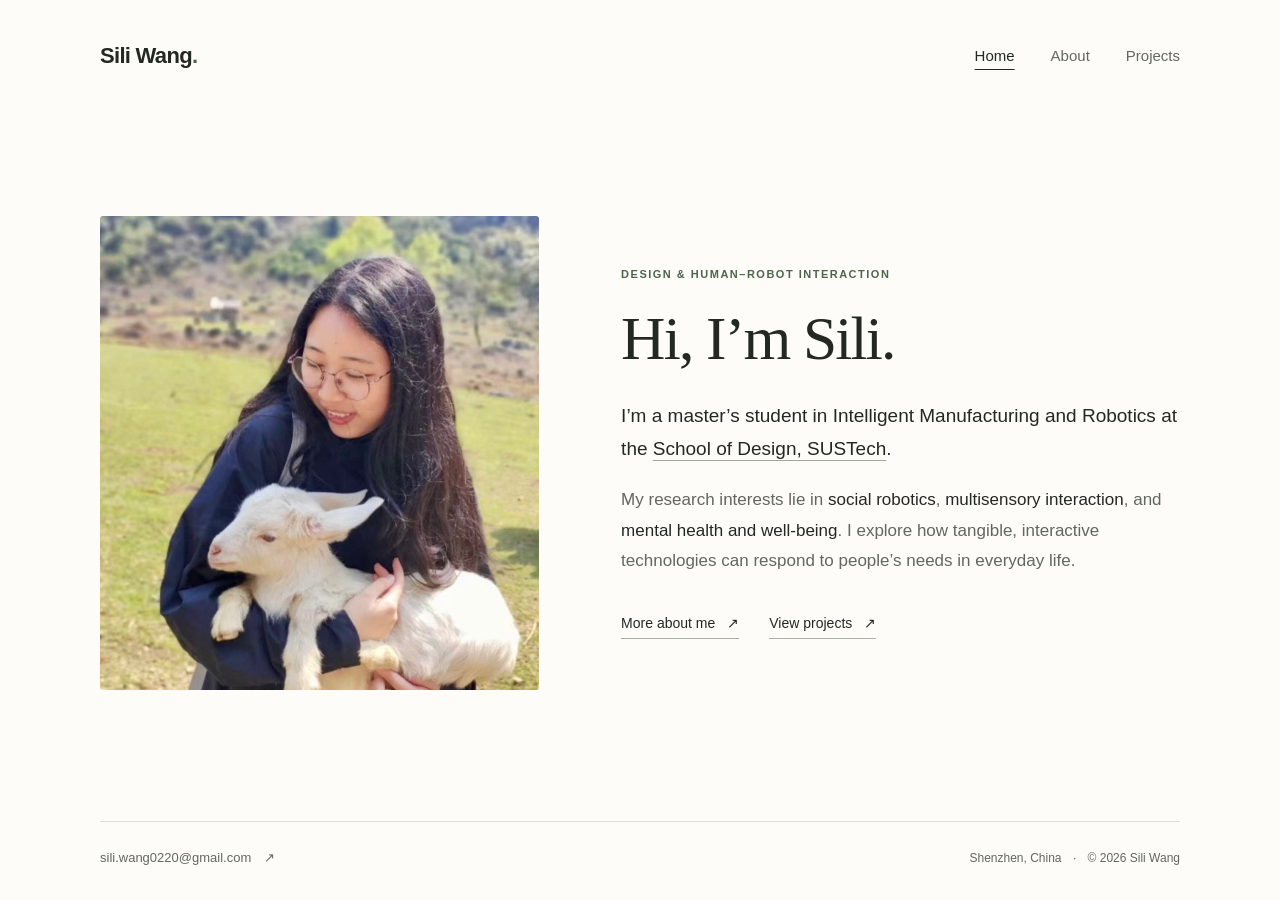
<file: index.html>
<!doctype html>
<html lang="en">
<head>
  <meta charset="utf-8">
  <meta name="viewport" content="width=device-width, initial-scale=1">
  <meta name="color-scheme" content="light">
  <meta name="description" content="Sili Wang is a master's student at SUSTech exploring social robotics, multisensory interaction, and mental health and well-being.">
  <title>Sili Wang</title>
  <link rel="icon" href="assets/favicon.svg" type="image/svg+xml">
  <link rel="stylesheet" href="styles.css">
</head>
<body class="home-page">
  <a class="skip-link" href="#main">Skip to content</a>
  <header class="site-header wrap">
    <a class="wordmark" href="index.html" aria-label="Sili Wang home">Sili Wang<span class="wordmark-dot" aria-hidden="true">.</span></a>
    <nav aria-label="Main navigation">
      <a href="index.html" aria-current="page">Home</a>
      <a href="about.html">About</a>
      <a href="projects.html">Projects</a>
    </nav>
  </header>

  <main id="main" class="wrap home-main">
    <div class="home-layout">
      <figure class="portrait">
        <img src="assets/sili-wang.jpg" alt="Sili Wang holding a young goat outdoors." width="1242" height="1292" fetchpriority="high">
      </figure>
      <div class="home-intro">
        <p class="eyebrow">Design &amp; human–robot interaction</p>
        <h1>Hi, I’m Sili.</h1>
        <p class="intro-lead">I’m a master’s student in Intelligent Manufacturing and Robotics at the <a class="inline-link" href="https://designschool.sustech.edu.cn/" target="_blank" rel="noopener noreferrer">School of Design, SUSTech</a>.</p>
        <p class="intro-body">My research interests lie in <strong>social robotics</strong>, <strong>multisensory interaction</strong>, and <strong>mental health and well-being</strong>. I explore how tangible, interactive technologies can respond to people’s needs in everyday life.</p>
        <div class="text-links">
          <a class="action-link" href="about.html">More about me <span aria-hidden="true">↗</span></a>
          <a class="action-link" href="projects.html">View projects <span aria-hidden="true">↗</span></a>
        </div>
      </div>
    </div>
  </main>

  <footer class="site-footer wrap">
    <a class="email-link" href="mailto:sili.wang0220@gmail.com">sili.wang0220@gmail.com <span aria-hidden="true">↗</span></a>
    <p>Shenzhen, China <span class="footer-separator" aria-hidden="true">·</span> © 2026 Sili Wang</p>
  </footer>
</body>
</html>
</file>
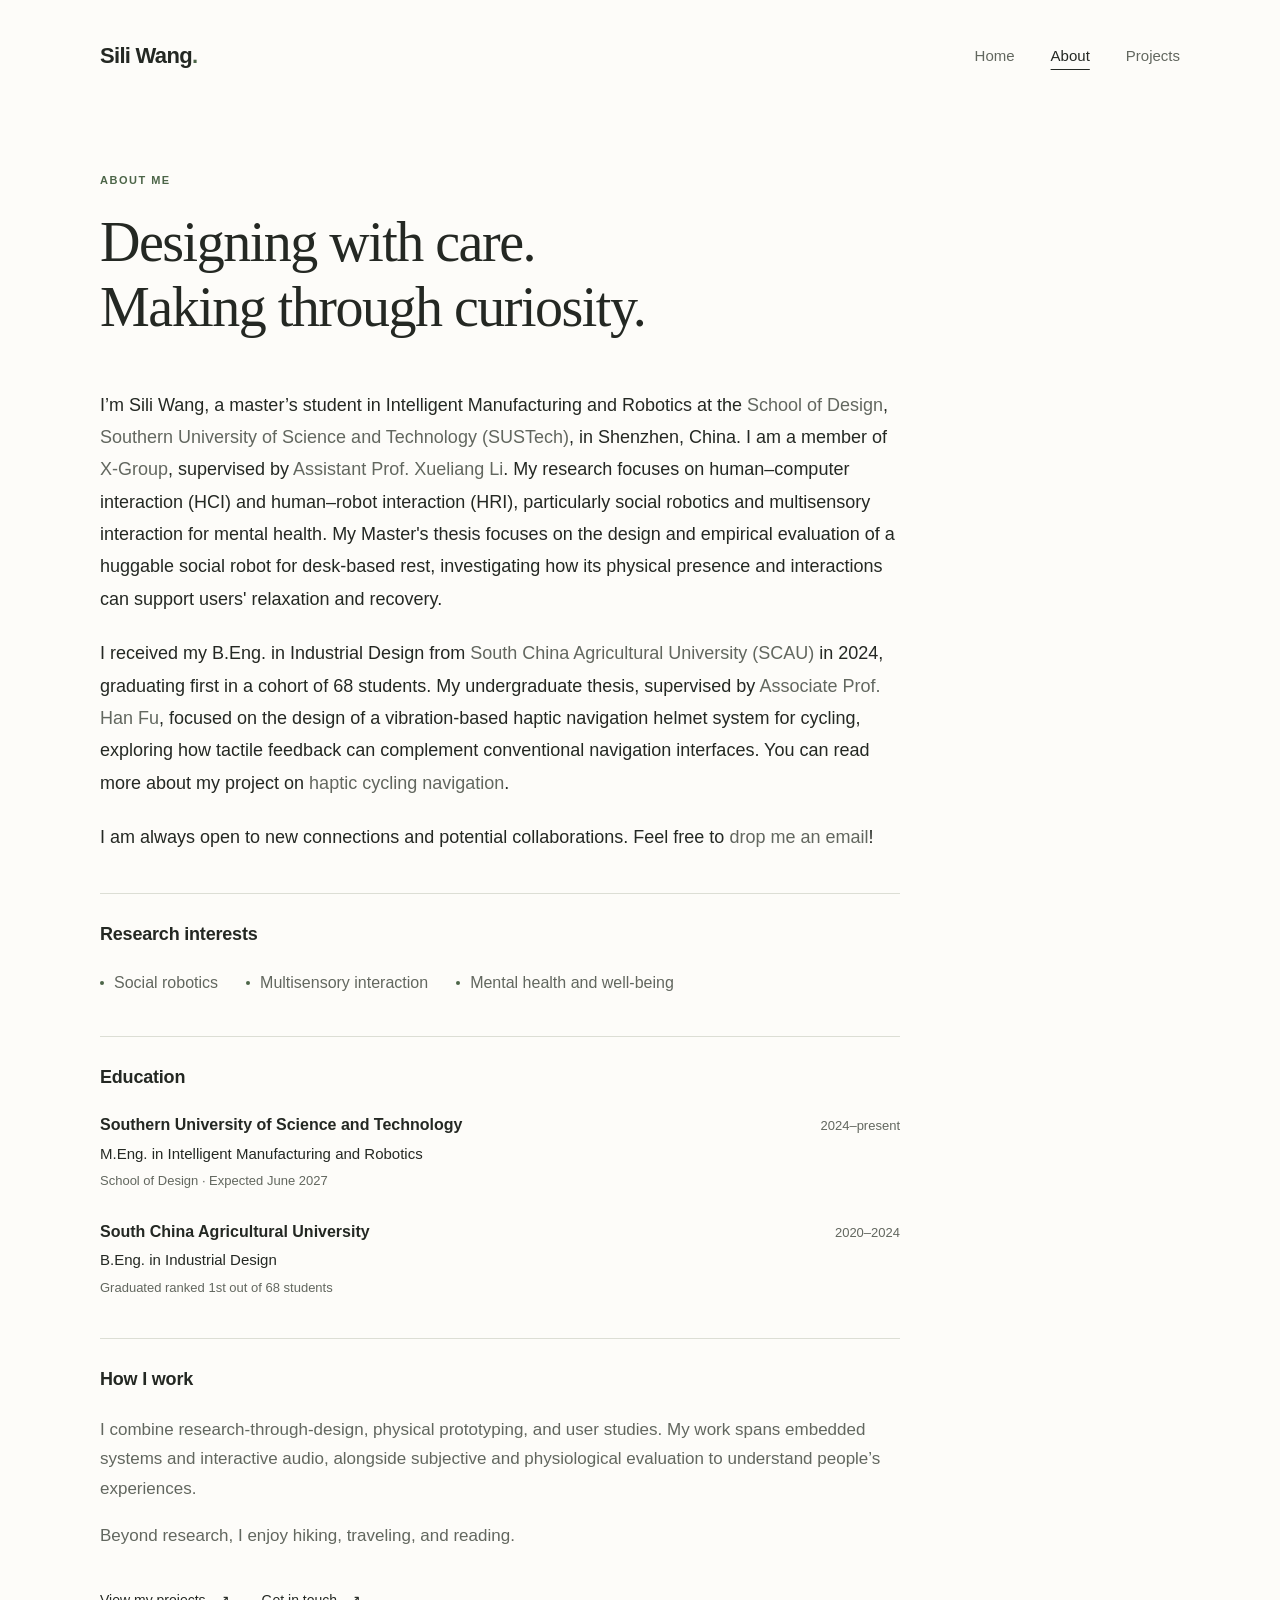
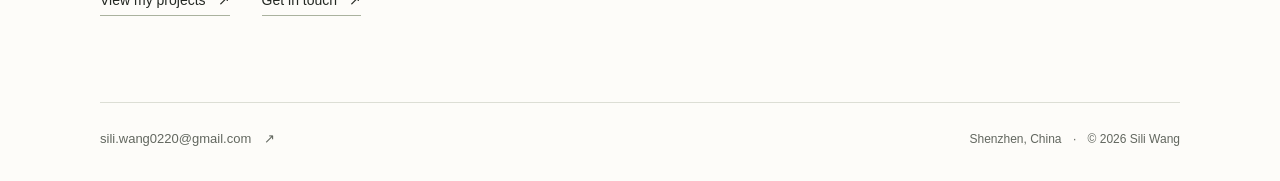
<file: about.html>
<!doctype html>
<html lang="en">
<head>
  <meta charset="utf-8">
  <meta name="viewport" content="width=device-width, initial-scale=1">
  <meta name="color-scheme" content="light">
  <meta name="description" content="About Sili Wang: research interests, education, and an approach combining human-centered design, engineering, and user research.">
  <title>About — Sili Wang</title>
  <link rel="icon" href="assets/favicon.svg" type="image/svg+xml">
  <link rel="stylesheet" href="styles.css?v=20261108-about-2">
  <style>
    /* Keep this introduction consistent even when the shared stylesheet is cached. */
    #main .about-introduction > p,
    #main .about-introduction > p:first-child {
      margin: 0 0 22px;
      font-family: var(--sans);
      font-size: 18px;
      font-weight: 400;
      line-height: 1.8;
      color: #242823;
    }
    #main .about-introduction a,
    #main .about-introduction a:visited,
    #main .about-introduction a:hover {
      color: #62675f;
      text-decoration: none;
    }
    @media (max-width: 720px) {
      #main .about-introduction > p,
      #main .about-introduction > p:first-child {
        font-size: 16px;
      }
    }
  </style>
</head>
<body>
  <a class="skip-link" href="#main">Skip to content</a>
  <header class="site-header wrap">
    <a class="wordmark" href="index.html" aria-label="Sili Wang home">Sili Wang<span class="wordmark-dot" aria-hidden="true">.</span></a>
    <nav aria-label="Main navigation">
      <a href="index.html">Home</a>
      <a href="about.html" aria-current="page">About</a>
      <a href="projects.html">Projects</a>
    </nav>
  </header>

  <main id="main" class="wrap about-main">
    <div class="about-heading">
      <p class="eyebrow">About me</p>
      <h1>Designing with care.<br>Making through curiosity.</h1>
    </div>

    <div class="about-body">
      <section class="about-introduction" aria-label="Introduction">
        <p>I’m Sili Wang, a master’s student in Intelligent Manufacturing and Robotics at the <a href="https://designschool.sustech.edu.cn/">School of Design</a>, <a href="https://www.sustech.edu.cn/en/">Southern University of Science and Technology (SUSTech)</a>, in Shenzhen, China. I am a member of <a href="https://www.hci-xgroup.com/">X-Group</a>, supervised by <a href="https://www.hci-xgroup.com/about-us">Assistant Prof. Xueliang Li</a>. My research focuses on human–computer interaction (HCI) and human–robot interaction (HRI), particularly social robotics and multisensory interaction for mental health. My Master's thesis focuses on the design and empirical evaluation of a huggable social robot for desk-based rest, investigating how its physical presence and interactions can support users' relaxation and recovery.</p>
        <p>I received my B.Eng. in Industrial Design from <a href="https://english.scau.edu.cn/">South China Agricultural University (SCAU)</a> in 2024, graduating first in a cohort of 68 students. My undergraduate thesis, supervised by <a href="https://gcxy.scau.edu.cn/_s52/2020/0312/c2101a221039/page.psp">Associate Prof. Han Fu</a>, focused on the design of a vibration-based haptic navigation helmet system for cycling, exploring how tactile feedback can complement conventional navigation interfaces. You can read more about my project on <a href="https://sili-wang1.github.io/cycling-navigation.html">haptic cycling navigation</a>.</p>
        <p>I am always open to new connections and potential collaborations. Feel free to <a href="mailto:sili.wang0220@gmail.com">drop me an email</a>!</p>
      </section>

      <section class="about-section" aria-labelledby="interests-heading">
        <h2 id="interests-heading">Research interests</h2>
        <ul class="interest-list">
          <li>Social robotics</li>
          <li>Multisensory interaction</li>
          <li>Mental health and well-being</li>
        </ul>
      </section>

      <section class="about-section" aria-labelledby="education-heading">
        <h2 id="education-heading">Education</h2>
        <div class="education-entry">
          <div class="entry-heading">
            <h3>Southern University of Science and Technology</h3>
            <p class="entry-date">2024–present</p>
          </div>
          <p>M.Eng. in Intelligent Manufacturing and Robotics</p>
          <p class="entry-note">School of Design · Expected June 2027</p>
        </div>
        <div class="education-entry">
          <div class="entry-heading">
            <h3>South China Agricultural University</h3>
            <p class="entry-date">2020–2024</p>
          </div>
          <p>B.Eng. in Industrial Design</p>
          <p class="entry-note">Graduated ranked 1st out of 68 students</p>
        </div>
      </section>

      <section class="about-section" aria-labelledby="approach-heading">
        <h2 id="approach-heading">How I work</h2>
        <p>I combine research-through-design, physical prototyping, and user studies. My work spans embedded systems and interactive audio, alongside subjective and physiological evaluation to understand people’s experiences.</p>
        <p class="personal-note">Beyond research, I enjoy hiking, traveling, and reading.</p>
      </section>

      <div class="about-end">
        <a class="action-link" href="projects.html">View my projects <span aria-hidden="true">↗</span></a>
        <a class="action-link" href="mailto:sili.wang0220@gmail.com">Get in touch <span aria-hidden="true">↗</span></a>
      </div>
    </div>
  </main>

  <footer class="site-footer wrap">
    <a class="email-link" href="mailto:sili.wang0220@gmail.com">sili.wang0220@gmail.com <span aria-hidden="true">↗</span></a>
    <p>Shenzhen, China <span class="footer-separator" aria-hidden="true">·</span> © 2026 Sili Wang</p>
  </footer>
</body>
</html>
</file>
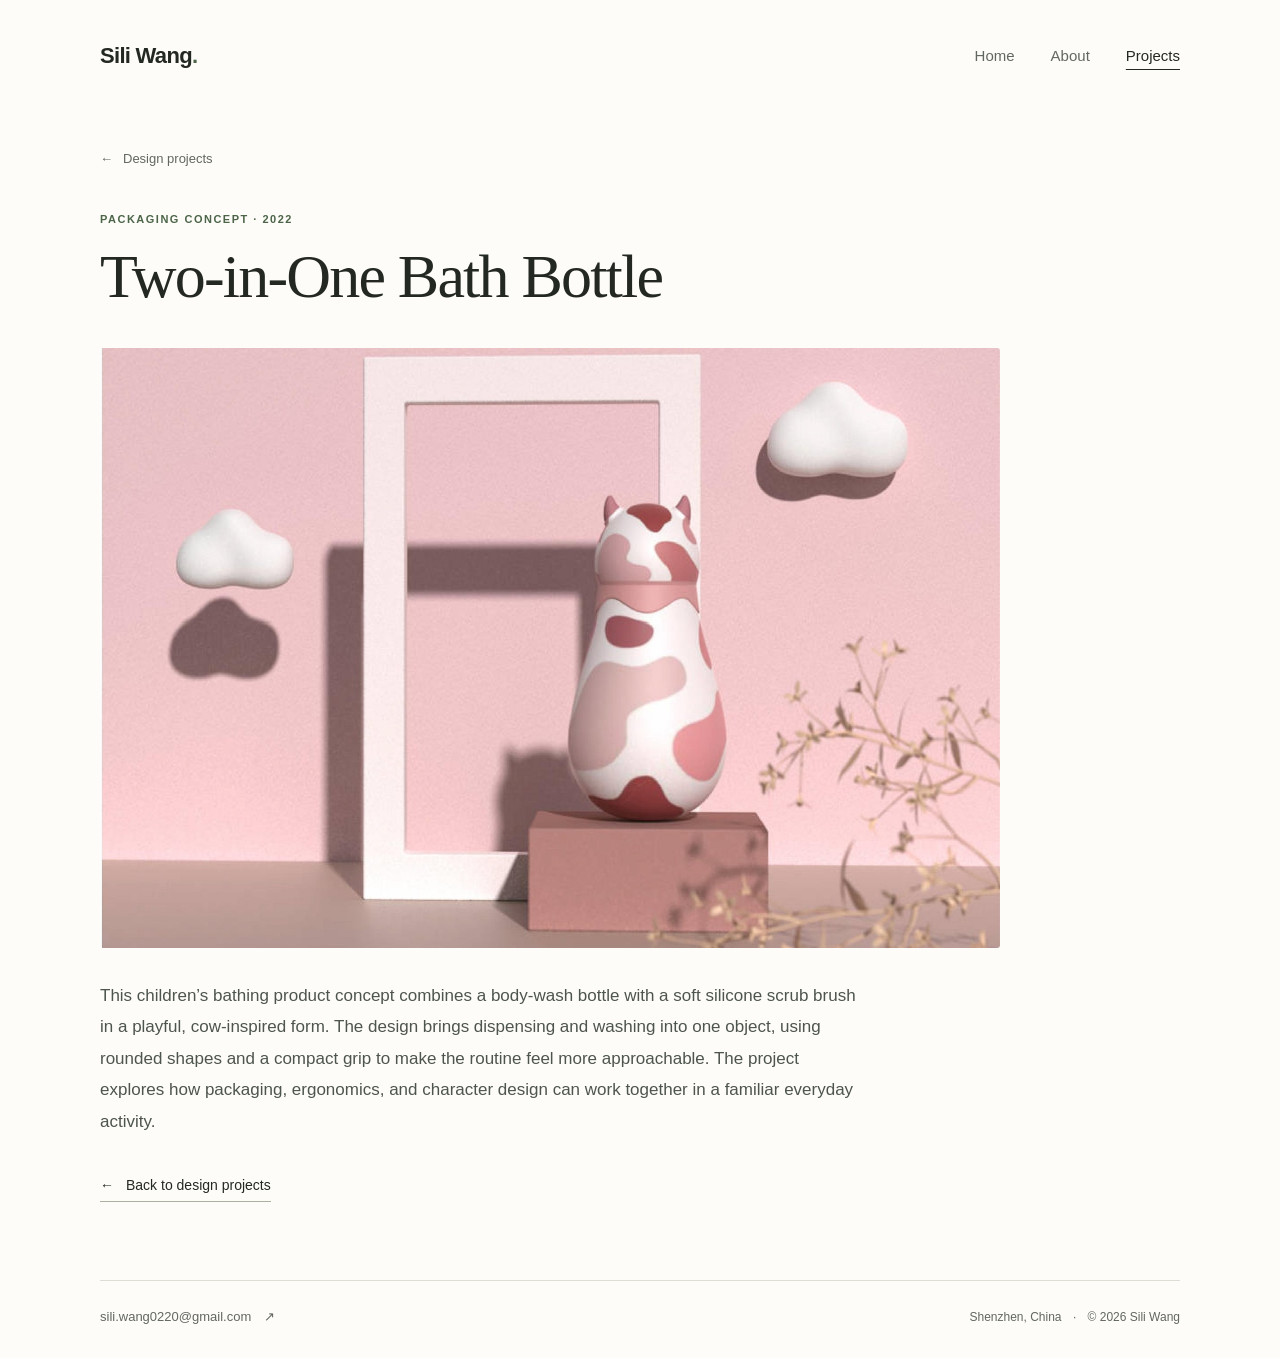
<file: bath-bottle.html>
<!doctype html>
<html lang="en">
<head>
  <meta charset="utf-8">
  <meta name="viewport" content="width=device-width, initial-scale=1">
  <meta name="color-scheme" content="light">
  <meta name="description" content="Body wash and a scrub brush in one playful form.">
  <title>Two-in-One Bath Bottle — Sili Wang</title>
  <link rel="icon" href="assets/favicon.svg" type="image/svg+xml">
  <link rel="stylesheet" href="styles.css?v=20261108-projects">
</head>
<body class="course-page">
  <a class="skip-link" href="#main">Skip to content</a>
  <header class="site-header wrap">
    <a class="wordmark" href="index.html" aria-label="Sili Wang home">Sili Wang<span class="wordmark-dot" aria-hidden="true">.</span></a>
    <nav aria-label="Main navigation">
      <a href="index.html">Home</a>
      <a href="about.html">About</a>
      <a href="projects.html" aria-current="page">Projects</a>
    </nav>
  </header>
  <main id="main" class="wrap project-main">
    <a class="back-link" href="design-projects.html"><span aria-hidden="true">←</span> Design projects</a>
    <div class="project-heading">
      <p class="eyebrow">Packaging concept · 2022</p>
      <h1>Two-in-One Bath Bottle</h1>
    </div>
    <figure class="project-hero">
      <img src="assets/bath-bottle.jpg" alt="Pink and white cow-inspired bath bottle displayed in a playful pink setting with cloud shapes." width="1600" height="1067" fetchpriority="high">
    </figure>
    <div class="project-description">
      <p>This children’s bathing product concept combines a body-wash bottle with a soft silicone scrub brush in a playful, cow-inspired form. The design brings dispensing and washing into one object, using rounded shapes and a compact grip to make the routine feel more approachable. The project explores how packaging, ergonomics, and character design can work together in a familiar everyday activity.</p>
    </div>
    <div class="project-end">
      <a class="action-link" href="design-projects.html"><span aria-hidden="true">←</span> Back to design projects</a>
    </div>
  </main>
  <footer class="site-footer wrap">
    <a class="email-link" href="mailto:sili.wang0220@gmail.com">sili.wang0220@gmail.com <span aria-hidden="true">↗</span></a>
    <p>Shenzhen, China <span class="footer-separator" aria-hidden="true">·</span> © 2026 Sili Wang</p>
  </footer>
</body>
</html>
</file>
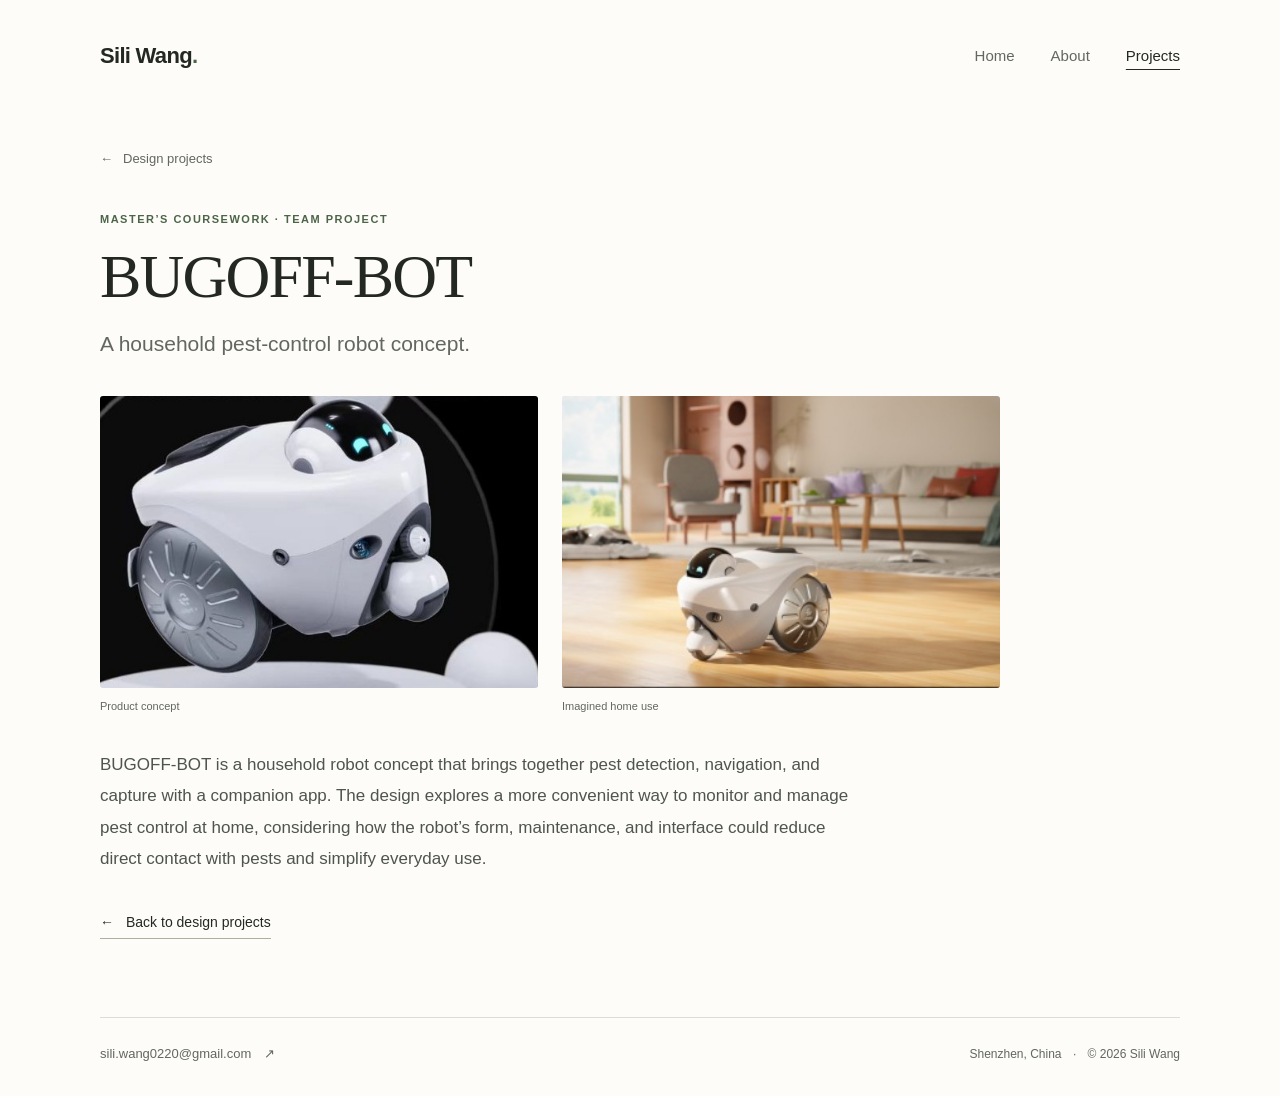
<file: bugoff-bot.html>
<!doctype html>
<html lang="en">
<head>
  <meta charset="utf-8">
  <meta name="viewport" content="width=device-width, initial-scale=1">
  <meta name="color-scheme" content="light">
  <meta name="description" content="BUGOFF-BOT is a household pest-control robot concept developed as a master's course project.">
  <title>BUGOFF-BOT — Sili Wang</title>
  <link rel="icon" href="assets/favicon.svg" type="image/svg+xml">
  <link rel="stylesheet" href="styles.css?v=20261108-projects">
</head>
<body class="course-page">
  <a class="skip-link" href="#main">Skip to content</a>
  <header class="site-header wrap">
    <a class="wordmark" href="index.html" aria-label="Sili Wang home">Sili Wang<span class="wordmark-dot" aria-hidden="true">.</span></a>
    <nav aria-label="Main navigation">
      <a href="index.html">Home</a>
      <a href="about.html">About</a>
      <a href="projects.html" aria-current="page">Projects</a>
    </nav>
  </header>

  <main id="main" class="wrap project-main">
    <a class="back-link" href="design-projects.html"><span aria-hidden="true">←</span> Design projects</a>
    <div class="project-heading">
      <p class="eyebrow">Master’s coursework · Team project</p>
      <h1>BUGOFF-BOT</h1>
      <p class="project-subtitle">A household pest-control robot concept.</p>
    </div>
    <div class="course-gallery">
      <figure class="project-hero">
        <img src="assets/bugoff-concept.jpg" alt="Product concept rendering of a compact white robot with wheels and a small expressive display." width="555" height="370" fetchpriority="high">
        <figcaption>Product concept</figcaption>
      </figure>
      <figure class="project-hero">
        <img src="assets/bugoff-scenario.jpg" alt="Concept rendering of BUGOFF-BOT in a living room." width="401" height="231">
        <figcaption>Imagined home use</figcaption>
      </figure>
    </div>
    <div class="project-description">
      <p>BUGOFF-BOT is a household robot concept that brings together pest detection, navigation, and capture with a companion app. The design explores a more convenient way to monitor and manage pest control at home, considering how the robot’s form, maintenance, and interface could reduce direct contact with pests and simplify everyday use.</p>
    </div>
    <div class="project-end">
      <a class="action-link" href="design-projects.html"><span aria-hidden="true">←</span> Back to design projects</a>
    </div>
  </main>

  <footer class="site-footer wrap">
    <a class="email-link" href="mailto:sili.wang0220@gmail.com">sili.wang0220@gmail.com <span aria-hidden="true">↗</span></a>
    <p>Shenzhen, China <span class="footer-separator" aria-hidden="true">·</span> © 2026 Sili Wang</p>
  </footer>
</body>
</html>
</file>
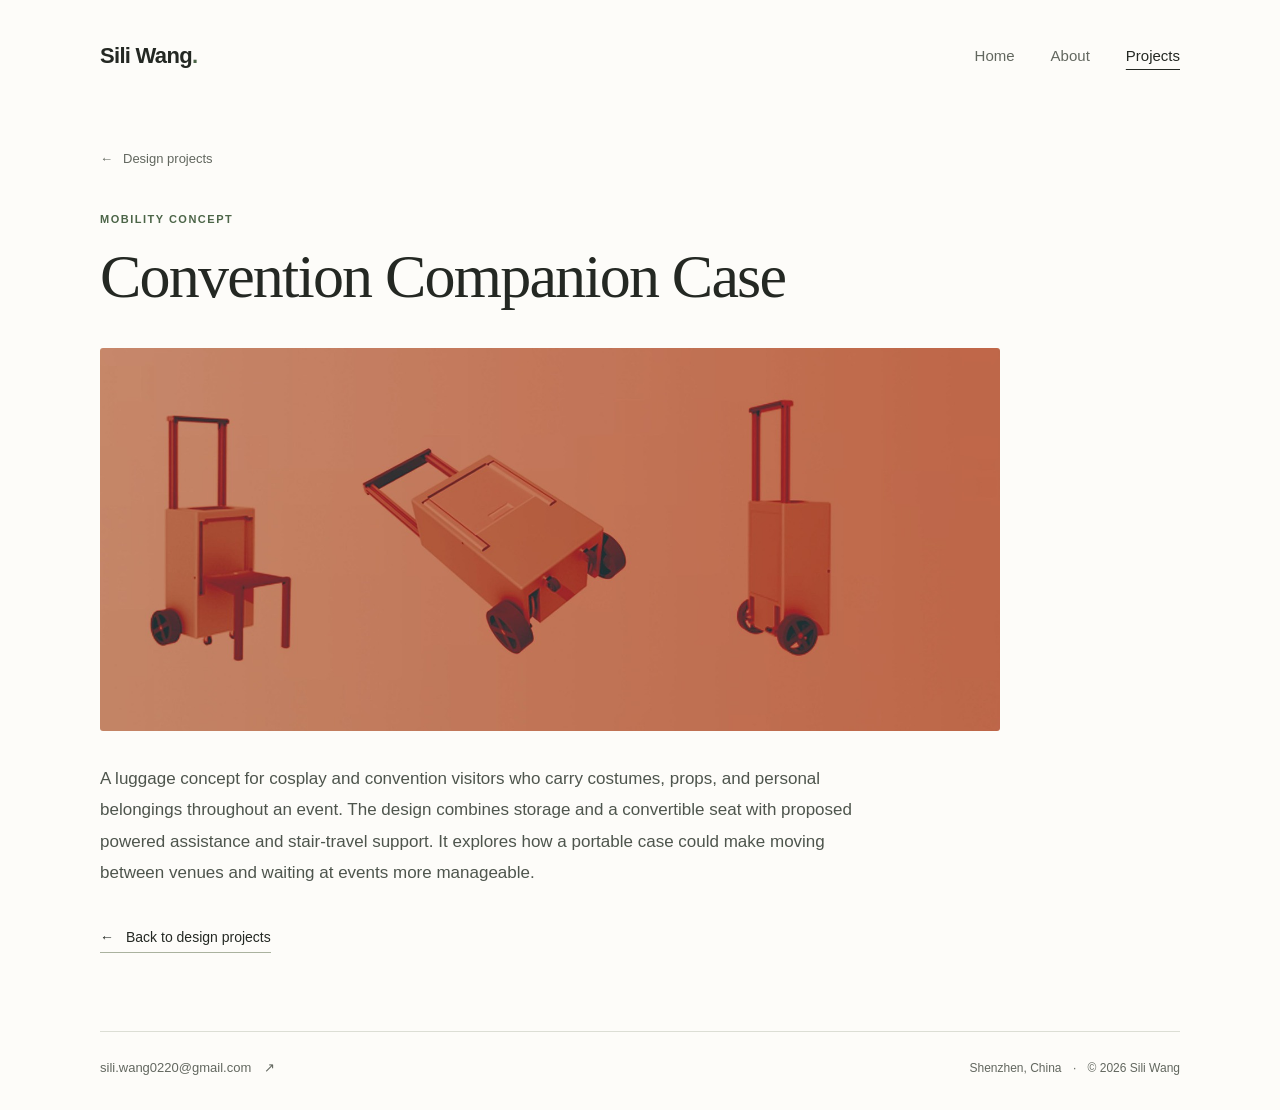
<file: convention-case.html>
<!doctype html>
<html lang="en">
<head>
  <meta charset="utf-8">
  <meta name="viewport" content="width=device-width, initial-scale=1">
  <meta name="color-scheme" content="light">
  <meta name="description" content="A luggage concept for cosplay and convention visits.">
  <title>Convention Companion Case — Sili Wang</title>
  <link rel="icon" href="assets/favicon.svg" type="image/svg+xml">
  <link rel="stylesheet" href="styles.css?v=20261108-projects">
</head>
<body class="course-page">
  <a class="skip-link" href="#main">Skip to content</a>
  <header class="site-header wrap">
    <a class="wordmark" href="index.html" aria-label="Sili Wang home">Sili Wang<span class="wordmark-dot" aria-hidden="true">.</span></a>
    <nav aria-label="Main navigation">
      <a href="index.html">Home</a>
      <a href="about.html">About</a>
      <a href="projects.html" aria-current="page">Projects</a>
    </nav>
  </header>
  <main id="main" class="wrap project-main">
    <a class="back-link" href="design-projects.html"><span aria-hidden="true">←</span> Design projects</a>
    <div class="project-heading">
      <p class="eyebrow">Mobility concept</p>
      <h1>Convention Companion Case</h1>
    </div>
    <figure class="project-hero">
      <img src="assets/convention-case.jpg" alt="Three orange luggage renderings showing seated, tilted, and upright configurations of a convention companion case." width="1600" height="681" fetchpriority="high">
    </figure>
    <div class="project-description">
      <p>A luggage concept for cosplay and convention visitors who carry costumes, props, and personal belongings throughout an event. The design combines storage and a convertible seat with proposed powered assistance and stair-travel support. It explores how a portable case could make moving between venues and waiting at events more manageable.</p>
    </div>
    <div class="project-end">
      <a class="action-link" href="design-projects.html"><span aria-hidden="true">←</span> Back to design projects</a>
    </div>
  </main>
  <footer class="site-footer wrap">
    <a class="email-link" href="mailto:sili.wang0220@gmail.com">sili.wang0220@gmail.com <span aria-hidden="true">↗</span></a>
    <p>Shenzhen, China <span class="footer-separator" aria-hidden="true">·</span> © 2026 Sili Wang</p>
  </footer>
</body>
</html>
</file>
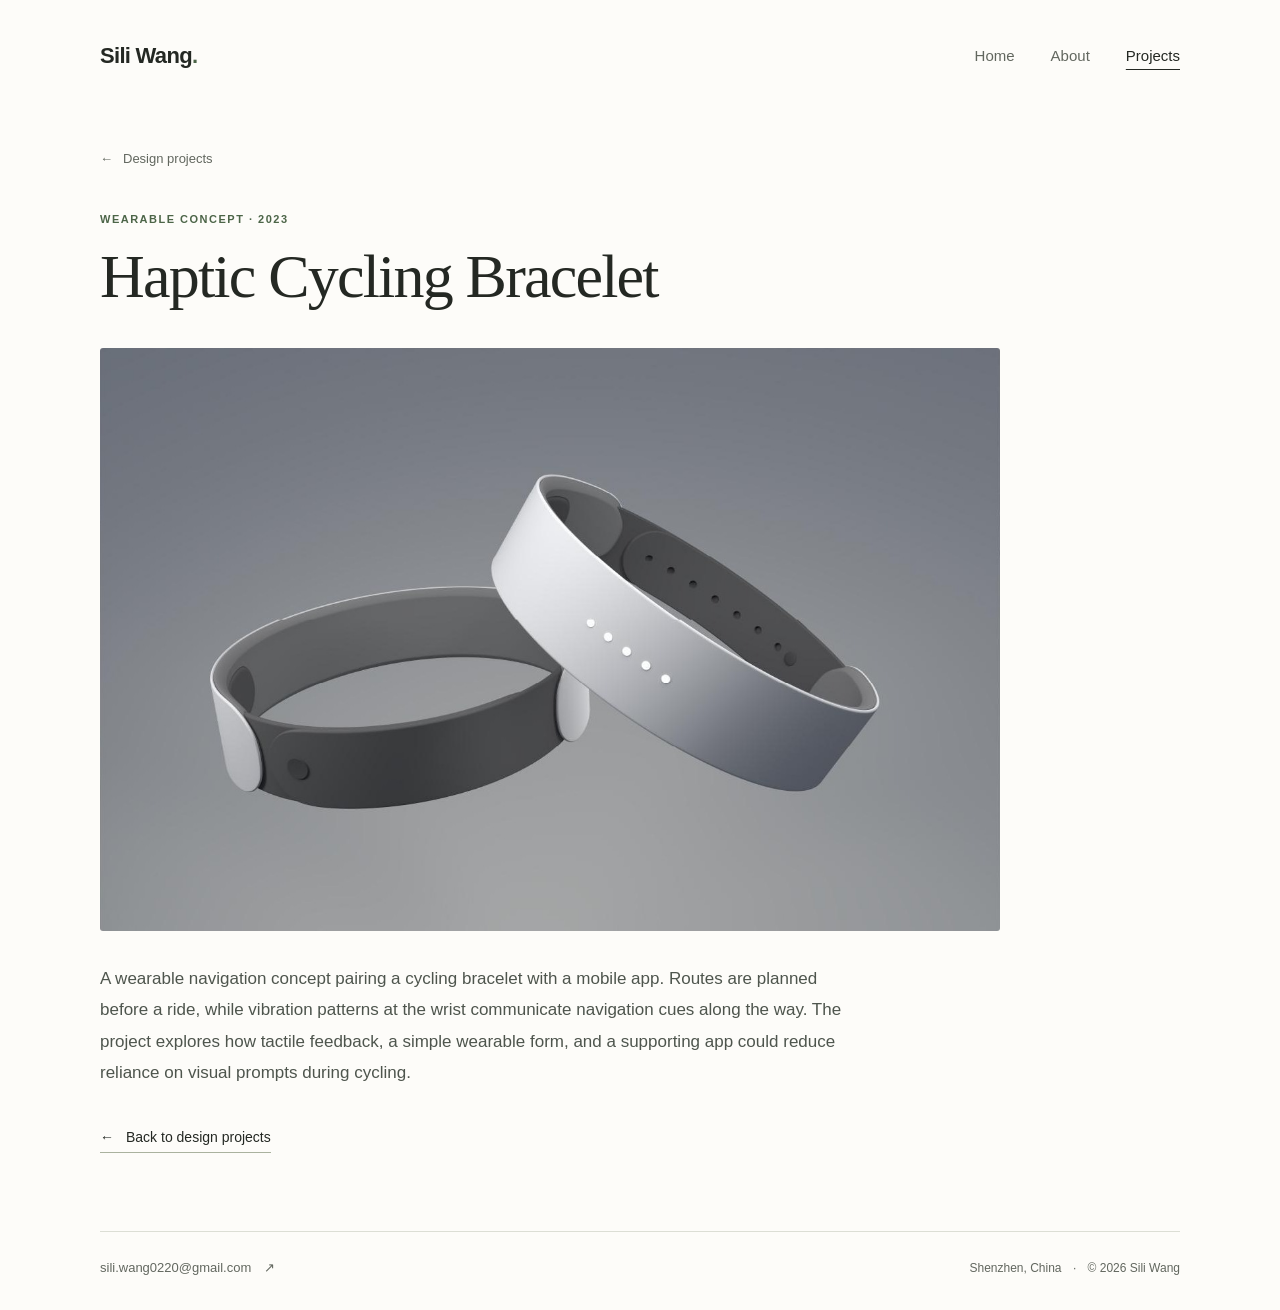
<file: cycling-bracelet.html>
<!doctype html>
<html lang="en">
<head>
  <meta charset="utf-8">
  <meta name="viewport" content="width=device-width, initial-scale=1">
  <meta name="color-scheme" content="light">
  <meta name="description" content="A wrist-worn approach to navigation through touch.">
  <title>Haptic Cycling Bracelet — Sili Wang</title>
  <link rel="icon" href="assets/favicon.svg" type="image/svg+xml">
  <link rel="stylesheet" href="styles.css?v=20261108-projects">
</head>
<body class="course-page">
  <a class="skip-link" href="#main">Skip to content</a>
  <header class="site-header wrap">
    <a class="wordmark" href="index.html" aria-label="Sili Wang home">Sili Wang<span class="wordmark-dot" aria-hidden="true">.</span></a>
    <nav aria-label="Main navigation">
      <a href="index.html">Home</a>
      <a href="about.html">About</a>
      <a href="projects.html" aria-current="page">Projects</a>
    </nav>
  </header>
  <main id="main" class="wrap project-main">
    <a class="back-link" href="design-projects.html"><span aria-hidden="true">←</span> Design projects</a>
    <div class="project-heading">
      <p class="eyebrow">Wearable concept · 2023</p>
      <h1>Haptic Cycling Bracelet</h1>
    </div>
    <figure class="project-hero">
      <img src="assets/cycling-bracelet.jpg" alt="Two renderings of a gray cycling bracelet with a flexible strap and a row of small indicator lights." width="1335" height="865" fetchpriority="high">
    </figure>
    <div class="project-description">
      <p>A wearable navigation concept pairing a cycling bracelet with a mobile app. Routes are planned before a ride, while vibration patterns at the wrist communicate navigation cues along the way. The project explores how tactile feedback, a simple wearable form, and a supporting app could reduce reliance on visual prompts during cycling.</p>
    </div>
    <div class="project-end">
      <a class="action-link" href="design-projects.html"><span aria-hidden="true">←</span> Back to design projects</a>
    </div>
  </main>
  <footer class="site-footer wrap">
    <a class="email-link" href="mailto:sili.wang0220@gmail.com">sili.wang0220@gmail.com <span aria-hidden="true">↗</span></a>
    <p>Shenzhen, China <span class="footer-separator" aria-hidden="true">·</span> © 2026 Sili Wang</p>
  </footer>
</body>
</html>
</file>
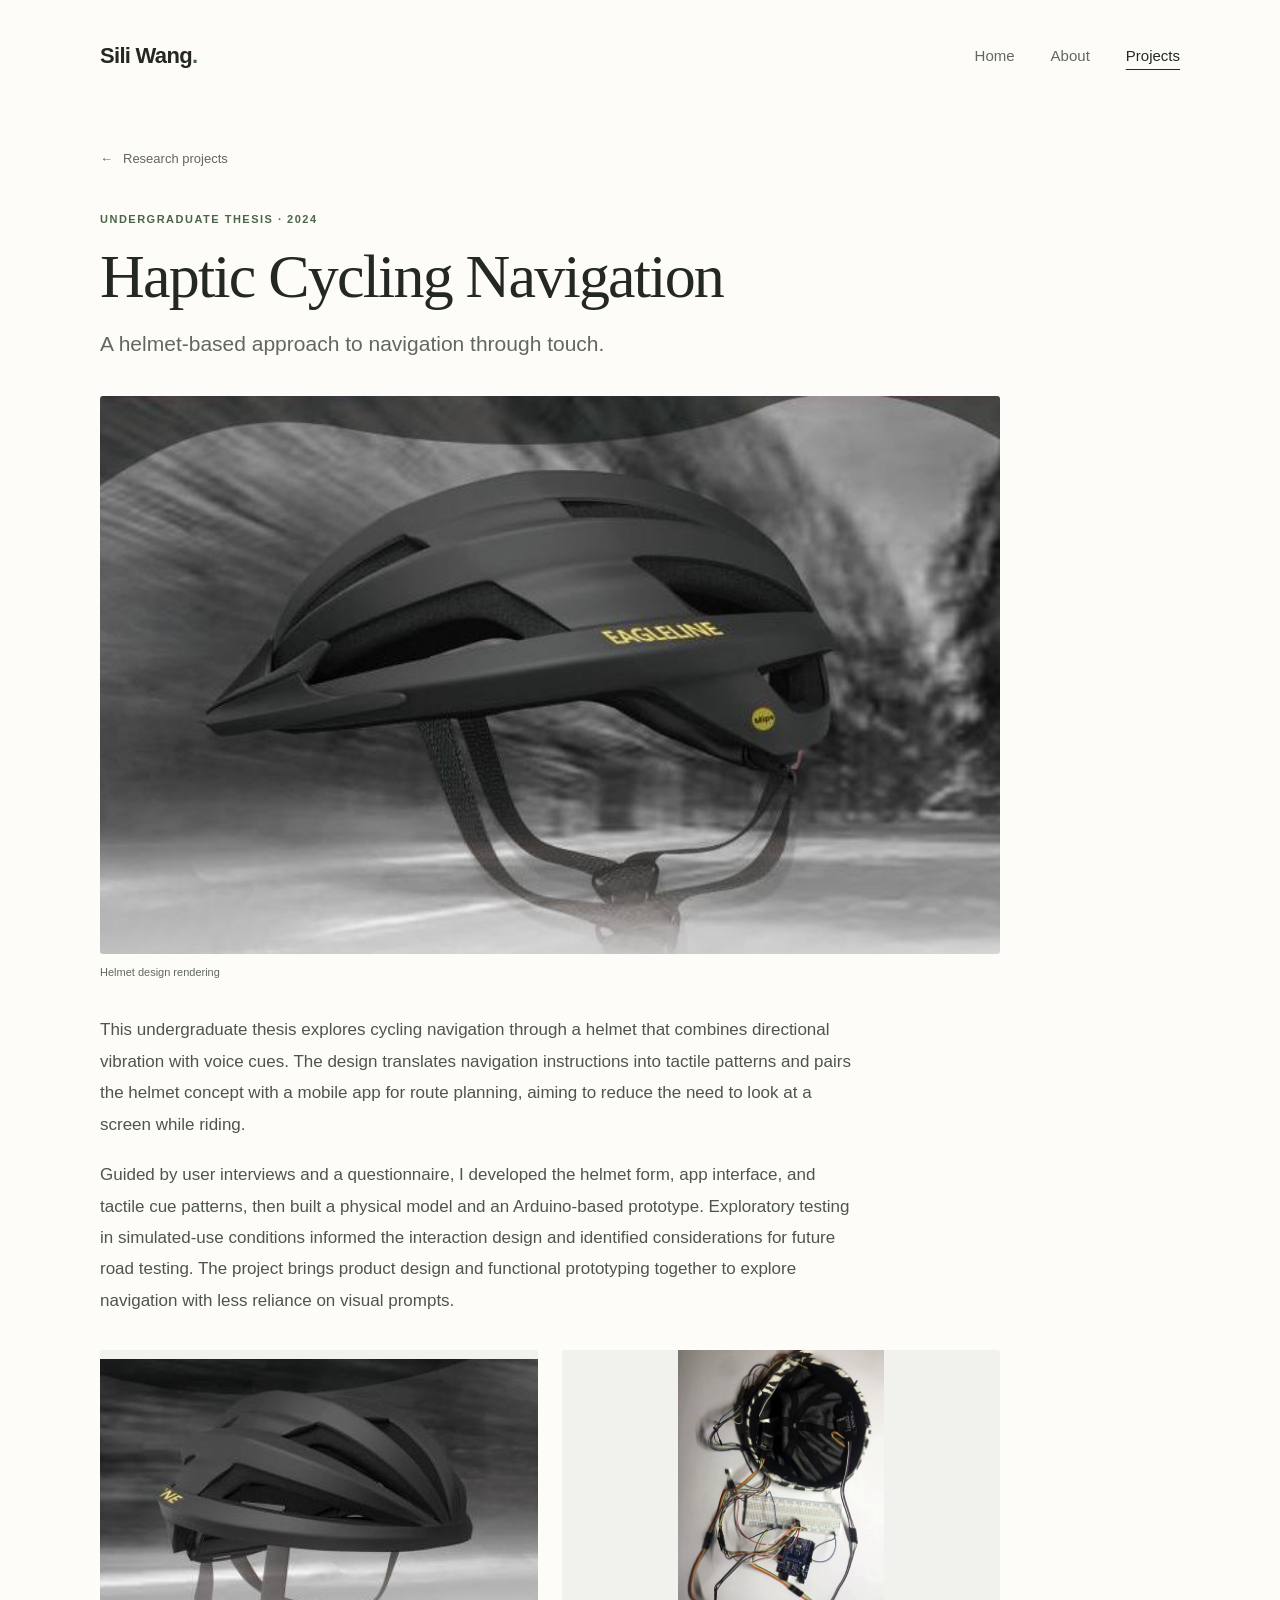
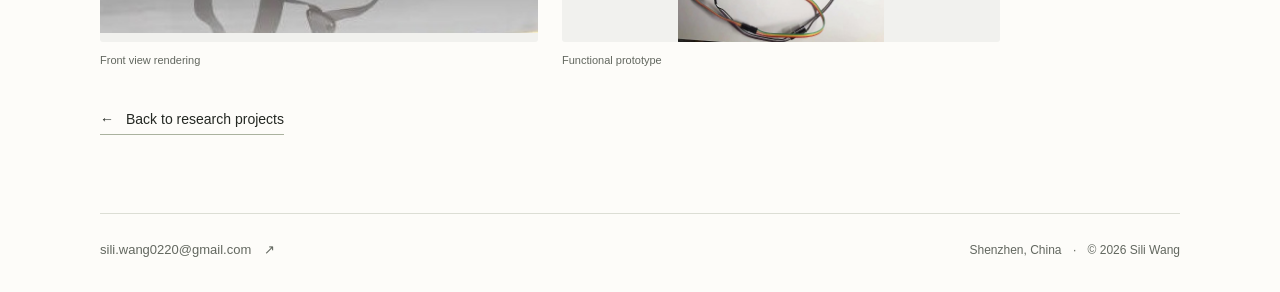
<file: cycling-navigation.html>
<!doctype html>
<html lang="en">
<head>
  <meta charset="utf-8">
  <meta name="viewport" content="width=device-width, initial-scale=1">
  <meta name="color-scheme" content="light">
  <meta name="description" content="Sili Wang's undergraduate thesis explores cycling navigation using helmet-based vibration and voice cues, supported by user research and functional prototyping.">
  <title>Haptic Cycling Navigation — Sili Wang</title>
  <link rel="icon" href="assets/favicon.svg" type="image/svg+xml">
  <link rel="stylesheet" href="styles.css?v=20261108-projects">
</head>
<body class="course-page">
  <a class="skip-link" href="#main">Skip to content</a>
  <header class="site-header wrap">
    <a class="wordmark" href="index.html" aria-label="Sili Wang home">Sili Wang<span class="wordmark-dot" aria-hidden="true">.</span></a>
    <nav aria-label="Main navigation">
      <a href="index.html">Home</a>
      <a href="about.html">About</a>
      <a href="projects.html" aria-current="page">Projects</a>
    </nav>
  </header>

  <main id="main" class="wrap project-main">
    <a class="back-link" href="research-projects.html"><span aria-hidden="true">←</span> Research projects</a>
    <div class="project-heading">
      <p class="eyebrow">Undergraduate thesis · 2024</p>
      <h1>Haptic Cycling Navigation</h1>
      <p class="project-subtitle">A helmet-based approach to navigation through touch.</p>
    </div>
    <figure class="project-hero">
      <img src="assets/cycling-cover.jpg" alt="Side-view rendering of the black EAGLELINE cycling helmet against a road background." width="668" height="414" fetchpriority="high">
      <figcaption>Helmet design rendering</figcaption>
    </figure>
    <div class="project-description">
      <p>This undergraduate thesis explores cycling navigation through a helmet that combines directional vibration with voice cues. The design translates navigation instructions into tactile patterns and pairs the helmet concept with a mobile app for route planning, aiming to reduce the need to look at a screen while riding.</p>
      <p>Guided by user interviews and a questionnaire, I developed the helmet form, app interface, and tactile cue patterns, then built a physical model and an Arduino-based prototype. Exploratory testing in simulated-use conditions informed the interaction design and identified considerations for future road testing. The project brings product design and functional prototyping together to explore navigation with less reliance on visual prompts.</p>
    </div>
    <div class="course-gallery cycling-support">
      <figure class="project-hero">
        <img src="assets/cycling-render-front.jpg" alt="Front three-quarter rendering of the cycling helmet." width="400" height="250" loading="lazy">
        <figcaption>Front view rendering</figcaption>
      </figure>
      <figure class="project-hero">
        <img src="assets/cycling-prototype.jpg" alt="Functional navigation prototype with vibration units inside headwear, connected to an Arduino and a breadboard." width="844" height="1200" loading="lazy">
        <figcaption>Functional prototype</figcaption>
      </figure>
    </div>
    <div class="project-end">
      <a class="action-link" href="research-projects.html"><span aria-hidden="true">←</span> Back to research projects</a>
    </div>
  </main>

  <footer class="site-footer wrap">
    <a class="email-link" href="mailto:sili.wang0220@gmail.com">sili.wang0220@gmail.com <span aria-hidden="true">↗</span></a>
    <p>Shenzhen, China <span class="footer-separator" aria-hidden="true">·</span> © 2026 Sili Wang</p>
  </footer>
</body>
</html>
</file>
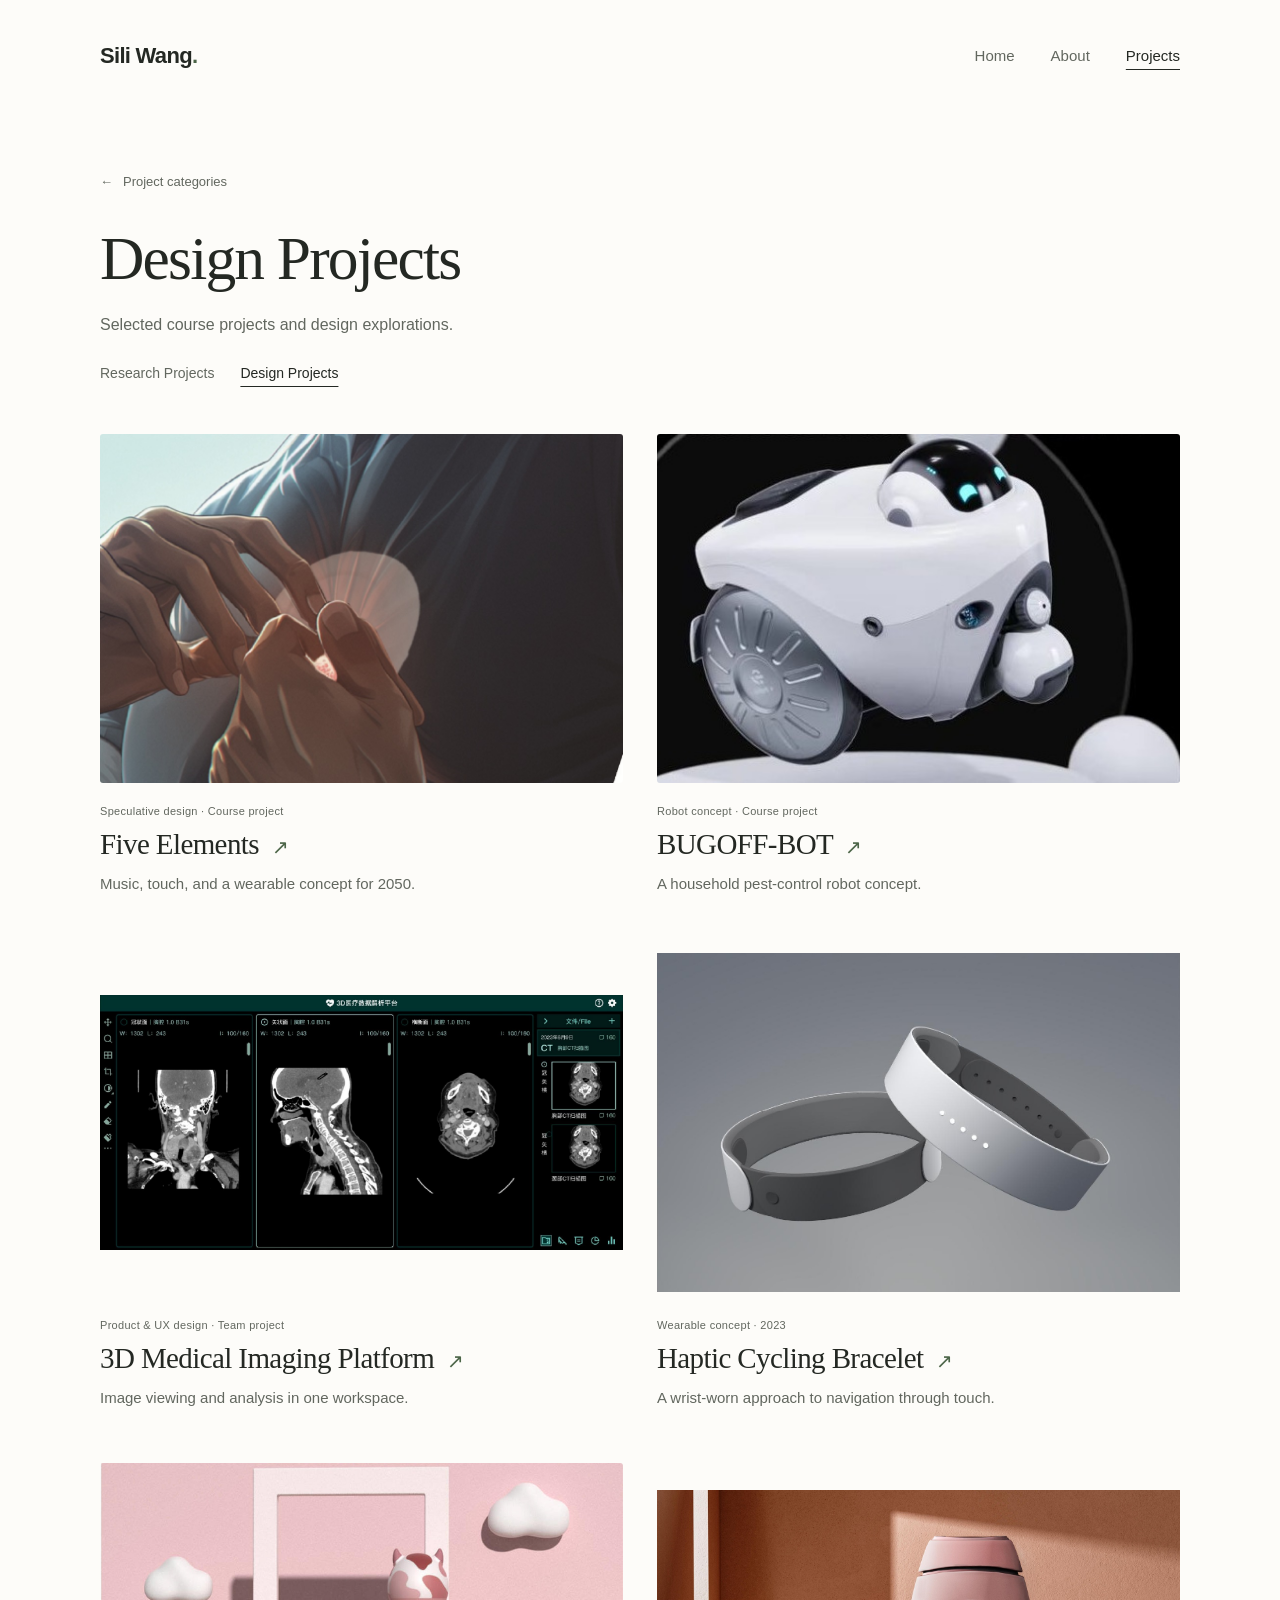
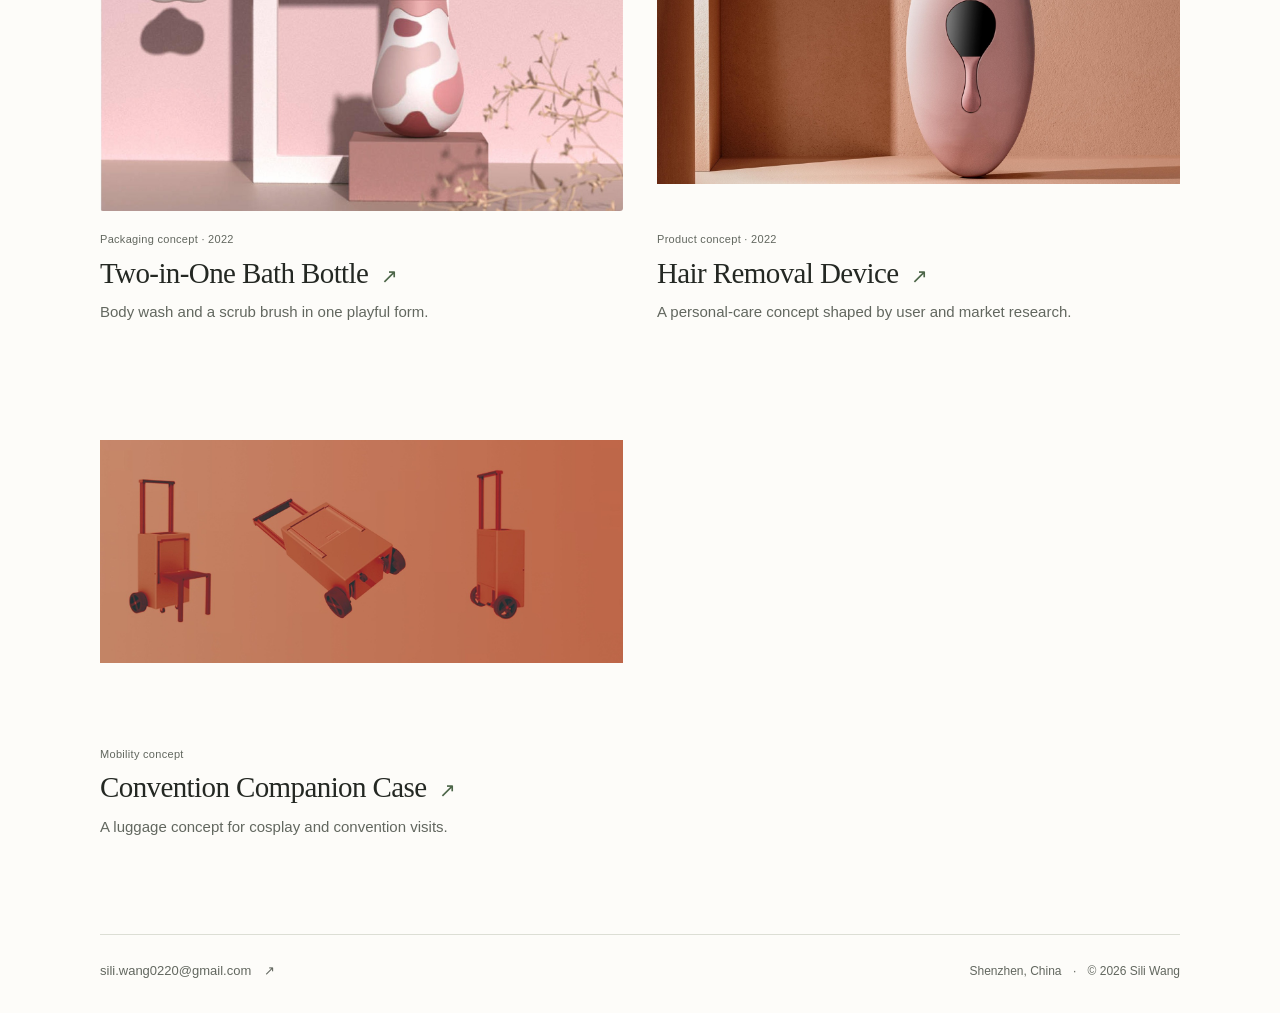
<file: design-projects.html>
<!doctype html>
<html lang="en">
<head>
  <meta charset="utf-8">
  <meta name="viewport" content="width=device-width, initial-scale=1">
  <meta name="color-scheme" content="light">
  <meta name="description" content="Design Projects by Sili Wang. Selected course projects and design explorations.">
  <title>Design Projects — Sili Wang</title>
  <link rel="icon" href="assets/favicon.svg" type="image/svg+xml">
  <link rel="stylesheet" href="styles.css?v=20261108-projects">
</head>
<body class="projects-page">
  <a class="skip-link" href="#main">Skip to content</a>
  <header class="site-header wrap">
    <a class="wordmark" href="index.html" aria-label="Sili Wang home">Sili Wang<span class="wordmark-dot" aria-hidden="true">.</span></a>
    <nav aria-label="Main navigation">
      <a href="index.html">Home</a>
      <a href="about.html">About</a>
      <a href="projects.html" aria-current="page">Projects</a>
    </nav>
  </header>

  <main id="main" class="wrap projects-main project-list-main">
    <a class="back-link" href="projects.html"><span aria-hidden="true">←</span> Project categories</a>
    <div class="page-heading project-list-heading">
      <h1>Design Projects</h1>
      <p class="project-list-description">Selected course projects and design explorations.</p>
      <nav class="project-section-nav" aria-label="Project categories">
        <a href="research-projects.html">Research Projects</a>
        <a href="design-projects.html" aria-current="page">Design Projects</a>
      </nav>
    </div>
    <section class="projects-grid design-projects" aria-label="Design Projects">
<article class="project-card">
        <a class="project-image-link" href="five-elements.html" aria-label="View the Five Elements project">
          <img src="assets/five-elements-cover.jpg" alt="Speculative illustration of a person touching a skin-worn music patch." width="1060" height="706" loading="lazy">
        </a>
        <p class="project-category">Speculative design · Course project</p>
        <h2><a class="project-title-link" href="five-elements.html">Five Elements <span aria-hidden="true">↗</span></a></h2>
        <p class="project-summary">Music, touch, and a wearable concept for 2050.</p>
      </article>
<article class="project-card">
        <a class="project-image-link" href="bugoff-bot.html" aria-label="View the BUGOFF-BOT project">
          <img src="assets/bugoff-concept.jpg" alt="Product concept rendering of the white wheeled BUGOFF-BOT robot." width="555" height="370" loading="lazy">
        </a>
        <p class="project-category">Robot concept · Course project</p>
        <h2><a class="project-title-link" href="bugoff-bot.html">BUGOFF-BOT <span aria-hidden="true">↗</span></a></h2>
        <p class="project-summary">A household pest-control robot concept.</p>
      </article>
<article class="project-card">
          <a class="project-image-link" href="medical-imaging.html" aria-label="View the 3D Medical Imaging Platform project">
            <img src="assets/medical-imaging.jpg" alt="Interface design showing three views of medical scan data with image tools and a file panel." width="1600" height="780" loading="lazy">
          </a>
          <p class="project-category">Product &amp; UX design · Team project</p>
          <h2><a class="project-title-link" href="medical-imaging.html">3D Medical Imaging Platform <span aria-hidden="true">↗</span></a></h2>
          <p class="project-summary">Image viewing and analysis in one workspace.</p>
        </article>
<article class="project-card">
          <a class="project-image-link" href="cycling-bracelet.html" aria-label="View the Haptic Cycling Bracelet project">
            <img src="assets/cycling-bracelet.jpg" alt="Two renderings of a gray cycling bracelet with a flexible strap and a row of small indicator lights." width="1335" height="865" loading="lazy">
          </a>
          <p class="project-category">Wearable concept · 2023</p>
          <h2><a class="project-title-link" href="cycling-bracelet.html">Haptic Cycling Bracelet <span aria-hidden="true">↗</span></a></h2>
          <p class="project-summary">A wrist-worn approach to navigation through touch.</p>
        </article>
<article class="project-card">
          <a class="project-image-link" href="bath-bottle.html" aria-label="View the Two-in-One Bath Bottle project">
            <img src="assets/bath-bottle.jpg" alt="Pink and white cow-inspired bath bottle displayed in a playful pink setting with cloud shapes." width="1600" height="1067" loading="lazy">
          </a>
          <p class="project-category">Packaging concept · 2022</p>
          <h2><a class="project-title-link" href="bath-bottle.html">Two-in-One Bath Bottle <span aria-hidden="true">↗</span></a></h2>
          <p class="project-summary">Body wash and a scrub brush in one playful form.</p>
        </article>
<article class="project-card">
          <a class="project-image-link" href="hair-removal.html" aria-label="View the Hair Removal Device project">
            <img src="assets/hair-removal.jpg" alt="Rendering of a compact pink personal-care device against a warm terracotta background." width="1600" height="900" loading="lazy">
          </a>
          <p class="project-category">Product concept · 2022</p>
          <h2><a class="project-title-link" href="hair-removal.html">Hair Removal Device <span aria-hidden="true">↗</span></a></h2>
          <p class="project-summary">A personal-care concept shaped by user and market research.</p>
        </article>
<article class="project-card">
          <a class="project-image-link" href="convention-case.html" aria-label="View the Convention Companion Case project">
            <img src="assets/convention-case.jpg" alt="Three orange luggage renderings showing seated, tilted, and upright configurations of a convention companion case." width="1600" height="681" loading="lazy">
          </a>
          <p class="project-category">Mobility concept</p>
          <h2><a class="project-title-link" href="convention-case.html">Convention Companion Case <span aria-hidden="true">↗</span></a></h2>
          <p class="project-summary">A luggage concept for cosplay and convention visits.</p>
        </article>
    </section>
  </main>

  <footer class="site-footer wrap">
    <a class="email-link" href="mailto:sili.wang0220@gmail.com">sili.wang0220@gmail.com <span aria-hidden="true">↗</span></a>
    <p>Shenzhen, China <span class="footer-separator" aria-hidden="true">·</span> © 2026 Sili Wang</p>
  </footer>
</body>
</html>
</file>
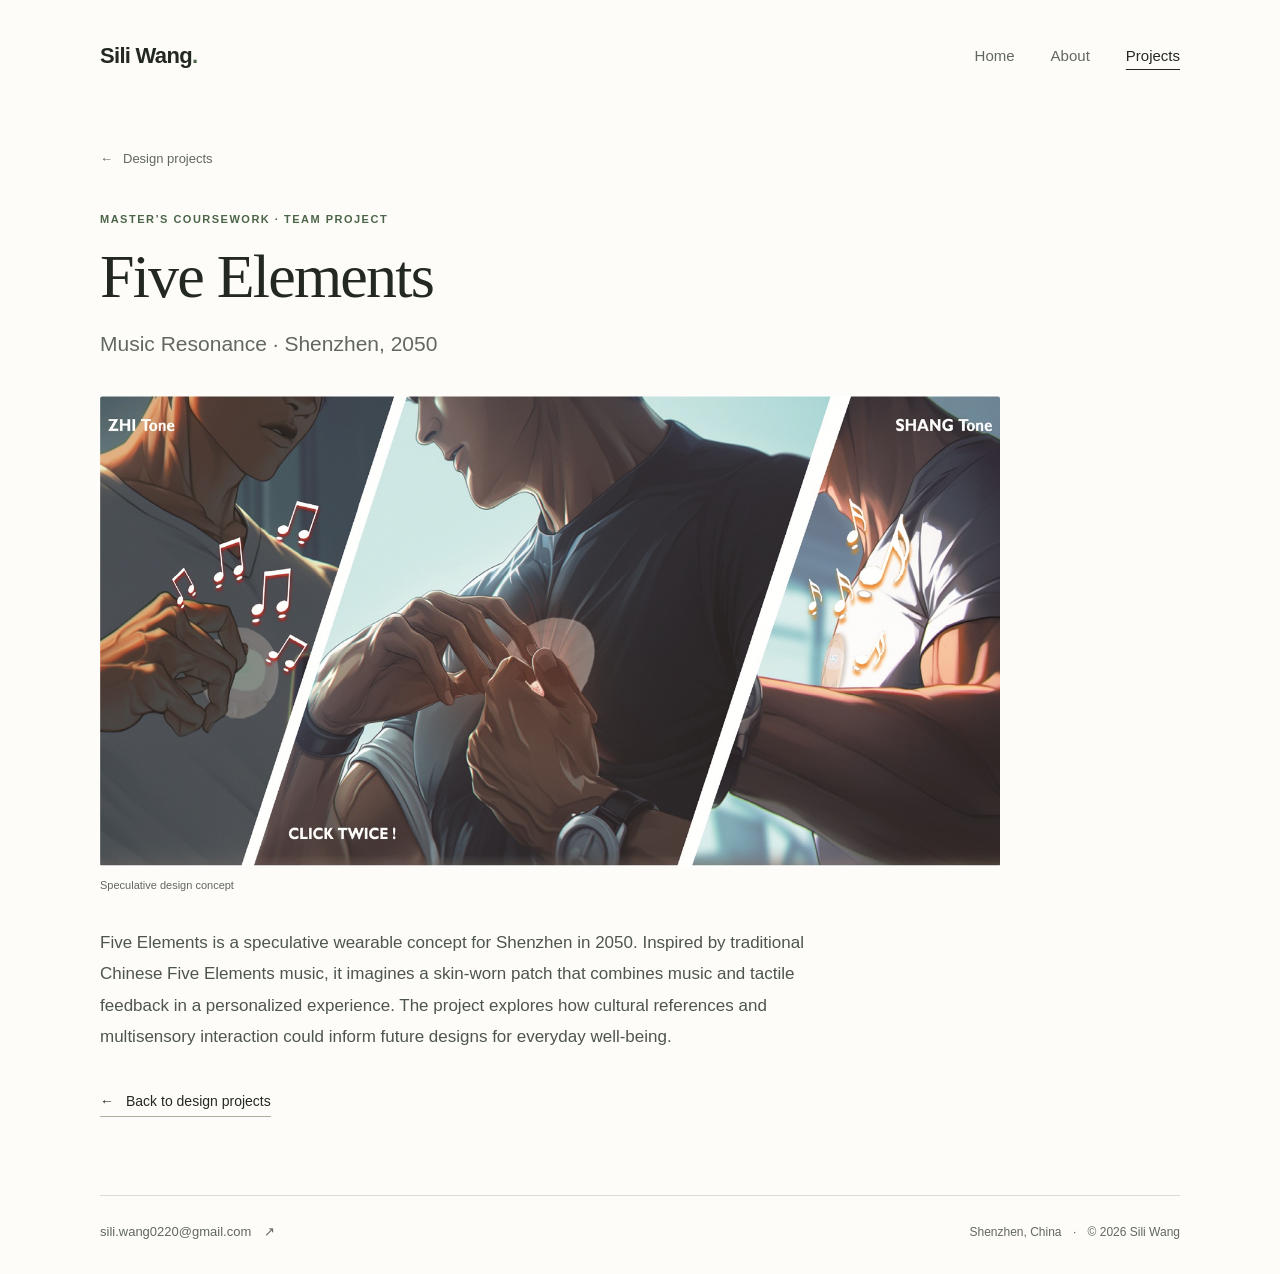
<file: five-elements.html>
<!doctype html>
<html lang="en">
<head>
  <meta charset="utf-8">
  <meta name="viewport" content="width=device-width, initial-scale=1">
  <meta name="color-scheme" content="light">
  <meta name="description" content="Five Elements is a speculative wearable concept exploring music, touch, and everyday well-being in Shenzhen in 2050.">
  <title>Five Elements — Sili Wang</title>
  <link rel="icon" href="assets/favicon.svg" type="image/svg+xml">
  <link rel="stylesheet" href="styles.css?v=20261108-projects">
</head>
<body class="course-page">
  <a class="skip-link" href="#main">Skip to content</a>
  <header class="site-header wrap">
    <a class="wordmark" href="index.html" aria-label="Sili Wang home">Sili Wang<span class="wordmark-dot" aria-hidden="true">.</span></a>
    <nav aria-label="Main navigation">
      <a href="index.html">Home</a>
      <a href="about.html">About</a>
      <a href="projects.html" aria-current="page">Projects</a>
    </nav>
  </header>

  <main id="main" class="wrap project-main">
    <a class="back-link" href="design-projects.html"><span aria-hidden="true">←</span> Design projects</a>
    <div class="project-heading">
      <p class="eyebrow">Master’s coursework · Team project</p>
      <h1>Five Elements</h1>
      <p class="project-subtitle">Music Resonance · Shenzhen, 2050</p>
    </div>
    <figure class="project-hero">
      <img src="assets/five-elements-concept.jpg" alt="Three illustrated scenarios imagining music and tactile interaction through a skin-worn patch." width="1500" height="784" fetchpriority="high">
      <figcaption>Speculative design concept</figcaption>
    </figure>
    <div class="project-description">
      <p>Five Elements is a speculative wearable concept for Shenzhen in 2050. Inspired by traditional Chinese Five Elements music, it imagines a skin-worn patch that combines music and tactile feedback in a personalized experience. The project explores how cultural references and multisensory interaction could inform future designs for everyday well-being.</p>
    </div>
    <div class="project-end">
      <a class="action-link" href="design-projects.html"><span aria-hidden="true">←</span> Back to design projects</a>
    </div>
  </main>

  <footer class="site-footer wrap">
    <a class="email-link" href="mailto:sili.wang0220@gmail.com">sili.wang0220@gmail.com <span aria-hidden="true">↗</span></a>
    <p>Shenzhen, China <span class="footer-separator" aria-hidden="true">·</span> © 2026 Sili Wang</p>
  </footer>
</body>
</html>
</file>
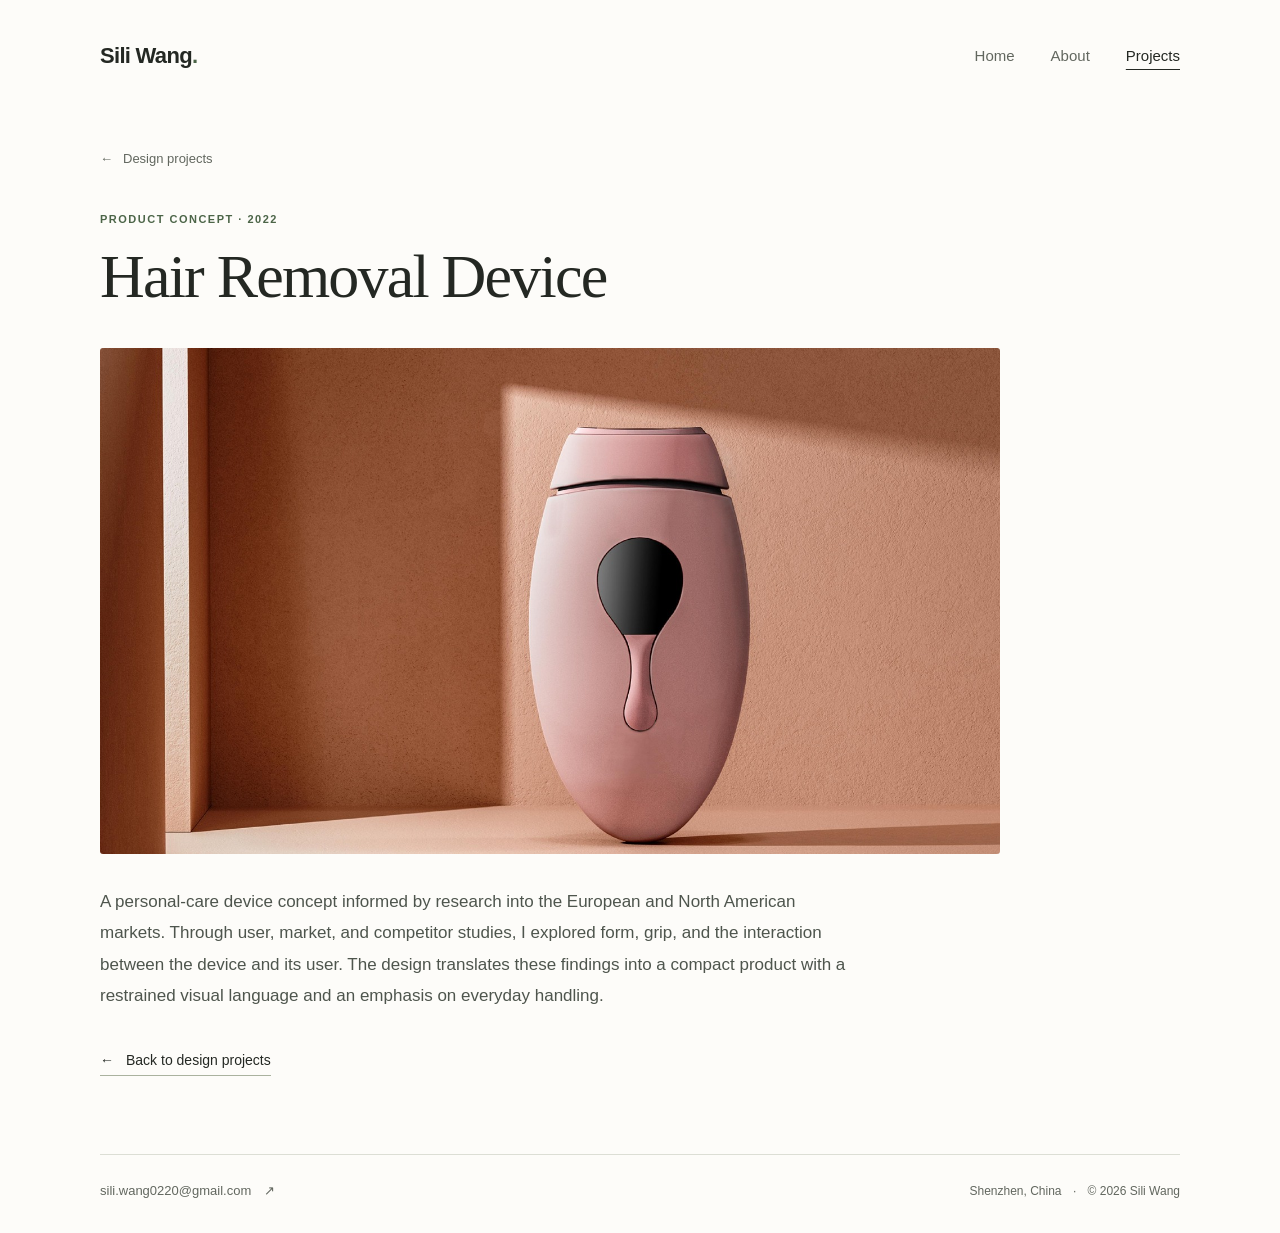
<file: hair-removal.html>
<!doctype html>
<html lang="en">
<head>
  <meta charset="utf-8">
  <meta name="viewport" content="width=device-width, initial-scale=1">
  <meta name="color-scheme" content="light">
  <meta name="description" content="A personal-care concept shaped by user and market research.">
  <title>Hair Removal Device — Sili Wang</title>
  <link rel="icon" href="assets/favicon.svg" type="image/svg+xml">
  <link rel="stylesheet" href="styles.css?v=20261108-projects">
</head>
<body class="course-page">
  <a class="skip-link" href="#main">Skip to content</a>
  <header class="site-header wrap">
    <a class="wordmark" href="index.html" aria-label="Sili Wang home">Sili Wang<span class="wordmark-dot" aria-hidden="true">.</span></a>
    <nav aria-label="Main navigation">
      <a href="index.html">Home</a>
      <a href="about.html">About</a>
      <a href="projects.html" aria-current="page">Projects</a>
    </nav>
  </header>
  <main id="main" class="wrap project-main">
    <a class="back-link" href="design-projects.html"><span aria-hidden="true">←</span> Design projects</a>
    <div class="project-heading">
      <p class="eyebrow">Product concept · 2022</p>
      <h1>Hair Removal Device</h1>
    </div>
    <figure class="project-hero">
      <img src="assets/hair-removal.jpg" alt="Rendering of a compact pink personal-care device against a warm terracotta background." width="1600" height="900" fetchpriority="high">
    </figure>
    <div class="project-description">
      <p>A personal-care device concept informed by research into the European and North American markets. Through user, market, and competitor studies, I explored form, grip, and the interaction between the device and its user. The design translates these findings into a compact product with a restrained visual language and an emphasis on everyday handling.</p>
    </div>
    <div class="project-end">
      <a class="action-link" href="design-projects.html"><span aria-hidden="true">←</span> Back to design projects</a>
    </div>
  </main>
  <footer class="site-footer wrap">
    <a class="email-link" href="mailto:sili.wang0220@gmail.com">sili.wang0220@gmail.com <span aria-hidden="true">↗</span></a>
    <p>Shenzhen, China <span class="footer-separator" aria-hidden="true">·</span> © 2026 Sili Wang</p>
  </footer>
</body>
</html>
</file>
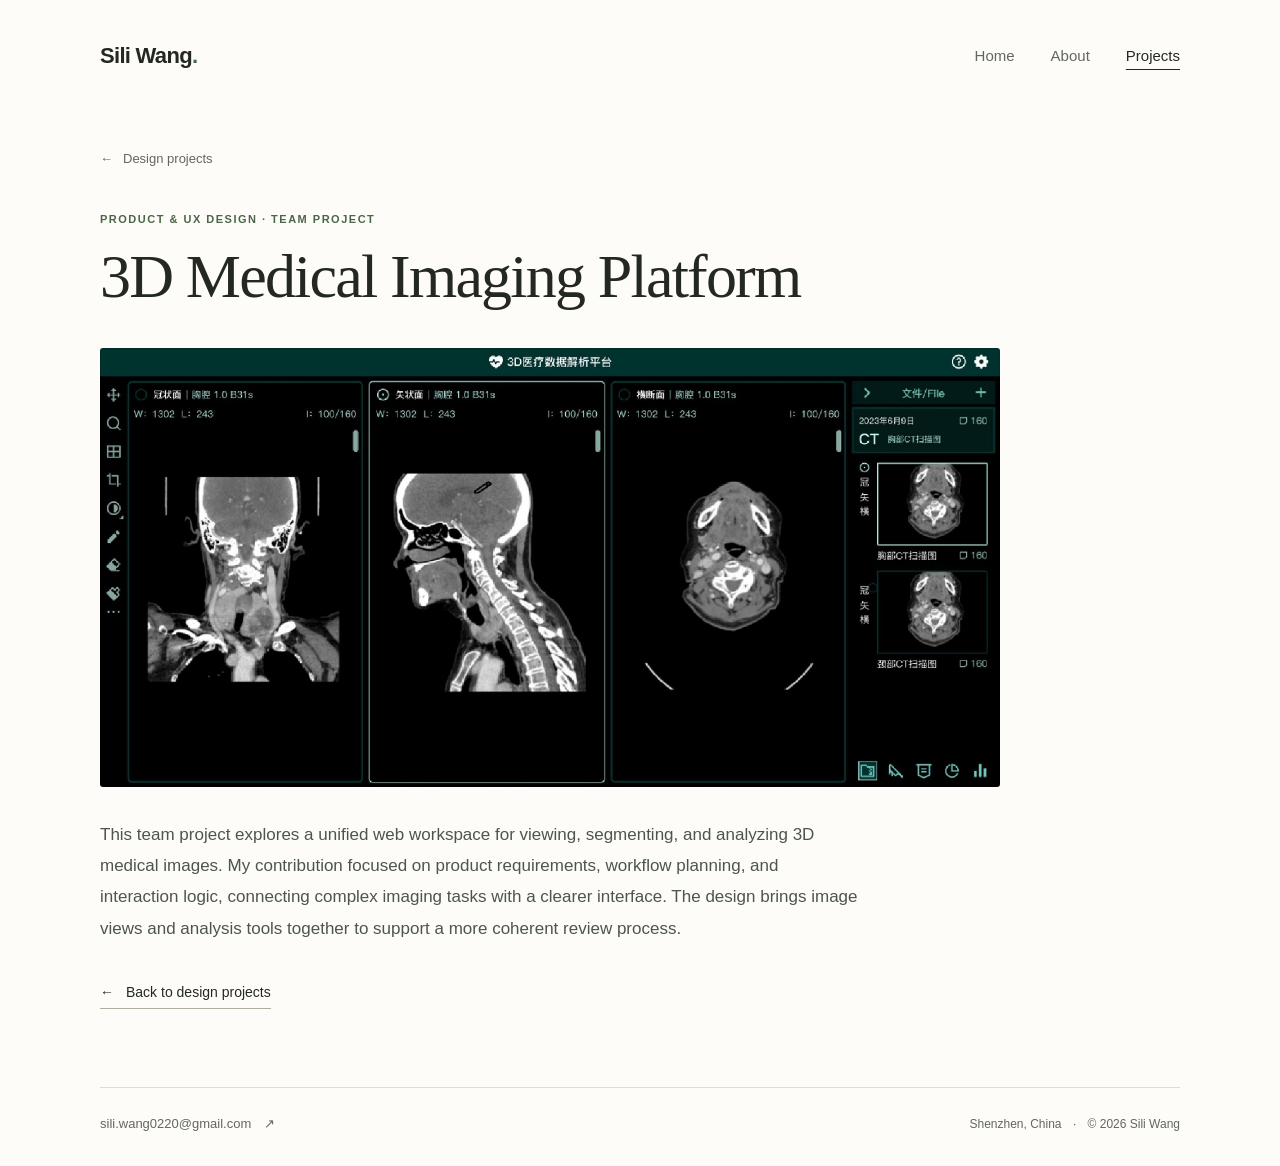
<file: medical-imaging.html>
<!doctype html>
<html lang="en">
<head>
  <meta charset="utf-8">
  <meta name="viewport" content="width=device-width, initial-scale=1">
  <meta name="color-scheme" content="light">
  <meta name="description" content="Image viewing and analysis in one workspace.">
  <title>3D Medical Imaging Platform — Sili Wang</title>
  <link rel="icon" href="assets/favicon.svg" type="image/svg+xml">
  <link rel="stylesheet" href="styles.css?v=20261108-projects">
</head>
<body class="course-page">
  <a class="skip-link" href="#main">Skip to content</a>
  <header class="site-header wrap">
    <a class="wordmark" href="index.html" aria-label="Sili Wang home">Sili Wang<span class="wordmark-dot" aria-hidden="true">.</span></a>
    <nav aria-label="Main navigation">
      <a href="index.html">Home</a>
      <a href="about.html">About</a>
      <a href="projects.html" aria-current="page">Projects</a>
    </nav>
  </header>
  <main id="main" class="wrap project-main">
    <a class="back-link" href="design-projects.html"><span aria-hidden="true">←</span> Design projects</a>
    <div class="project-heading">
      <p class="eyebrow">Product &amp; UX design · Team project</p>
      <h1>3D Medical Imaging Platform</h1>
    </div>
    <figure class="project-hero">
      <img src="assets/medical-imaging.jpg" alt="Interface design showing three views of medical scan data with image tools and a file panel." width="1600" height="780" fetchpriority="high">
    </figure>
    <div class="project-description">
      <p>This team project explores a unified web workspace for viewing, segmenting, and analyzing 3D medical images. My contribution focused on product requirements, workflow planning, and interaction logic, connecting complex imaging tasks with a clearer interface. The design brings image views and analysis tools together to support a more coherent review process.</p>
    </div>
    <div class="project-end">
      <a class="action-link" href="design-projects.html"><span aria-hidden="true">←</span> Back to design projects</a>
    </div>
  </main>
  <footer class="site-footer wrap">
    <a class="email-link" href="mailto:sili.wang0220@gmail.com">sili.wang0220@gmail.com <span aria-hidden="true">↗</span></a>
    <p>Shenzhen, China <span class="footer-separator" aria-hidden="true">·</span> © 2026 Sili Wang</p>
  </footer>
</body>
</html>
</file>
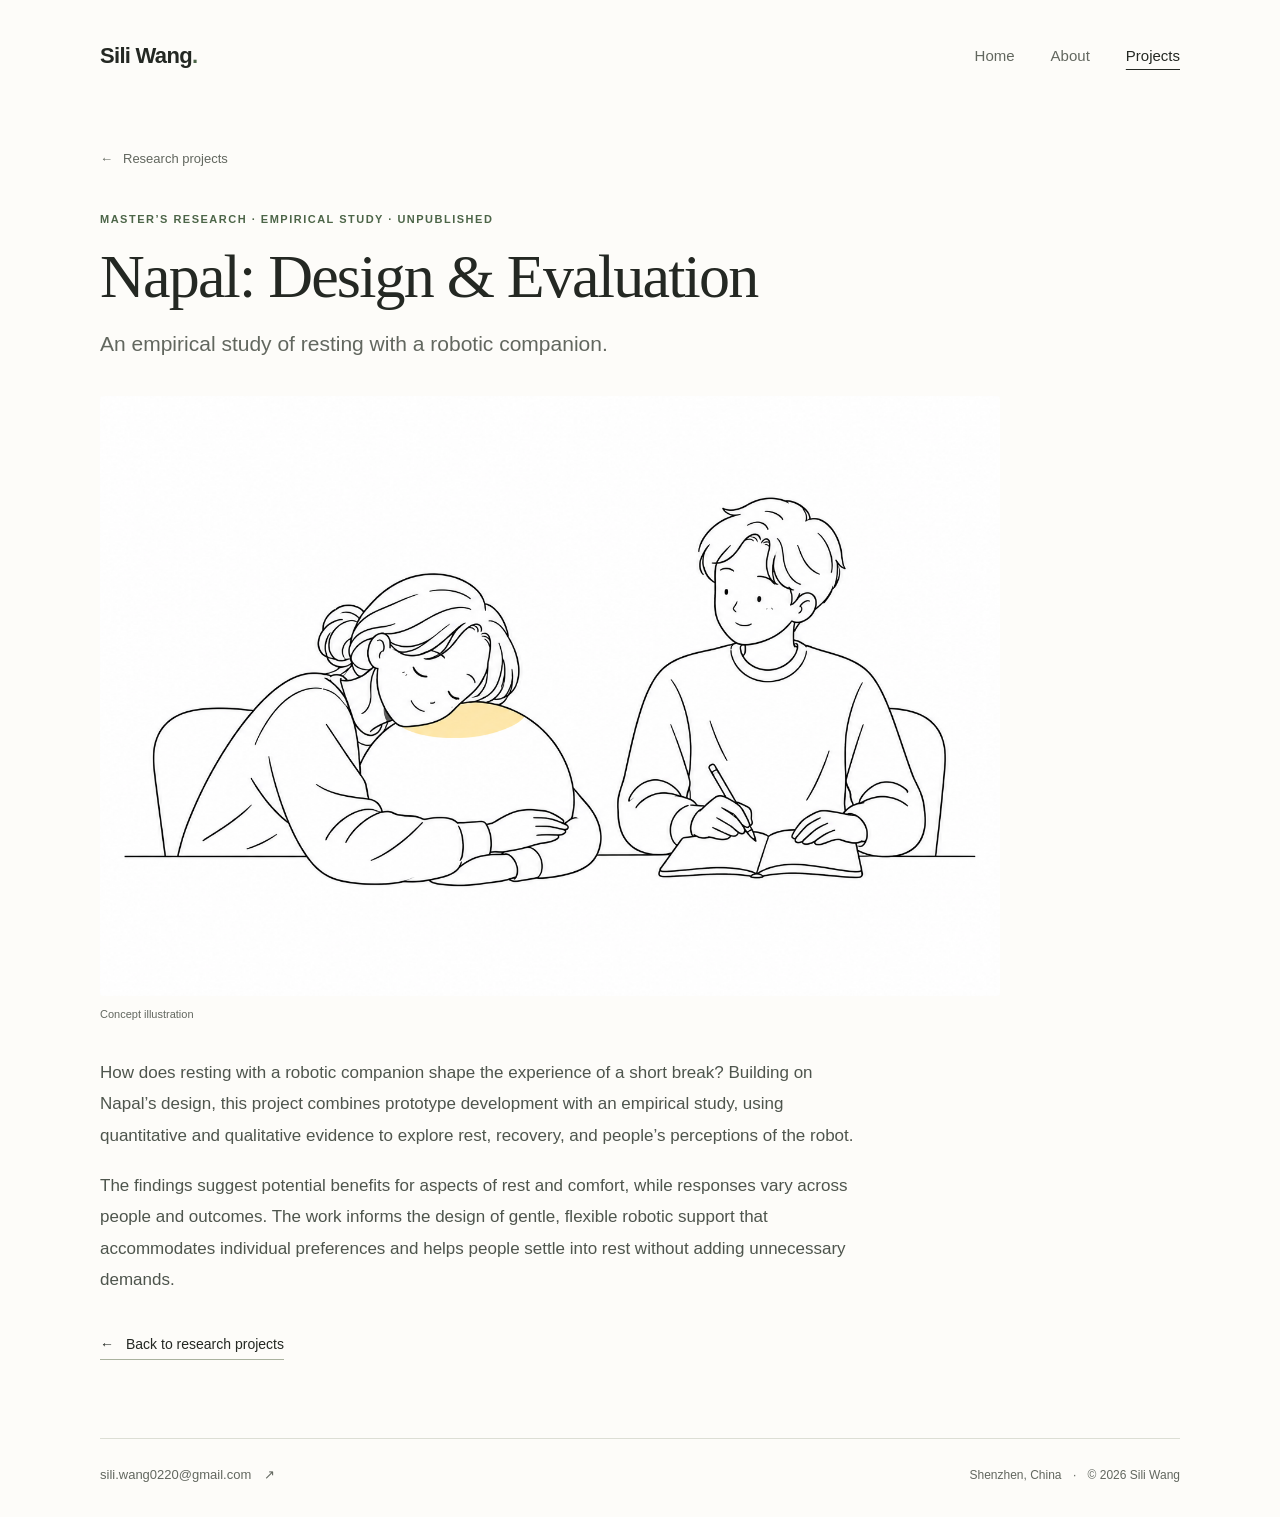
<file: napal-evaluation.html>
<!doctype html>
<html lang="en">
<head>
  <meta charset="utf-8">
  <meta name="viewport" content="width=device-width, initial-scale=1">
  <meta name="color-scheme" content="light">
  <meta name="description" content="An empirical study of resting with a robotic companion. Unpublished master’s research by Sili Wang.">
  <title>Napal: Design &amp; Evaluation — Sili Wang</title>
  <link rel="icon" href="assets/favicon.svg" type="image/svg+xml">
  <link rel="stylesheet" href="styles.css?v=20261108-napal">
</head>
<body class="course-page">
  <a class="skip-link" href="#main">Skip to content</a>
  <header class="site-header wrap">
    <a class="wordmark" href="index.html" aria-label="Sili Wang home">Sili Wang<span class="wordmark-dot" aria-hidden="true">.</span></a>
    <nav aria-label="Main navigation">
      <a href="index.html">Home</a>
      <a href="about.html">About</a>
      <a href="projects.html" aria-current="page">Projects</a>
    </nav>
  </header>

  <main id="main" class="wrap project-main">
    <a class="back-link" href="research-projects.html"><span aria-hidden="true">←</span> Research projects</a>
    <div class="project-heading">
      <p class="eyebrow">Master’s research · Empirical study · Unpublished</p>
      <h1>Napal: Design &amp; Evaluation</h1>
      <p class="project-subtitle">An empirical study of resting with a robotic companion.</p>
    </div>

    <figure class="project-hero">
      <img src="assets/napal-evaluation-concept.png" alt="Concept illustration of a person resting with a companion while a researcher takes notes." width="1536" height="1024" fetchpriority="high">
      <figcaption>Concept illustration</figcaption>
    </figure>

    <div class="project-description">
      <p>How does resting with a robotic companion shape the experience of a short break? Building on Napal’s design, this project combines prototype development with an empirical study, using quantitative and qualitative evidence to explore rest, recovery, and people’s perceptions of the robot.</p>
      <p>The findings suggest potential benefits for aspects of rest and comfort, while responses vary across people and outcomes. The work informs the design of gentle, flexible robotic support that accommodates individual preferences and helps people settle into rest without adding unnecessary demands.</p>
    </div>
    <div class="project-end">
      <a class="action-link" href="research-projects.html"><span aria-hidden="true">←</span> Back to research projects</a>
    </div>
  </main>

  <footer class="site-footer wrap">
    <a class="email-link" href="mailto:sili.wang0220@gmail.com">sili.wang0220@gmail.com <span aria-hidden="true">↗</span></a>
    <p>Shenzhen, China <span class="footer-separator" aria-hidden="true">·</span> © 2026 Sili Wang</p>
  </footer>
</body>
</html>
</file>
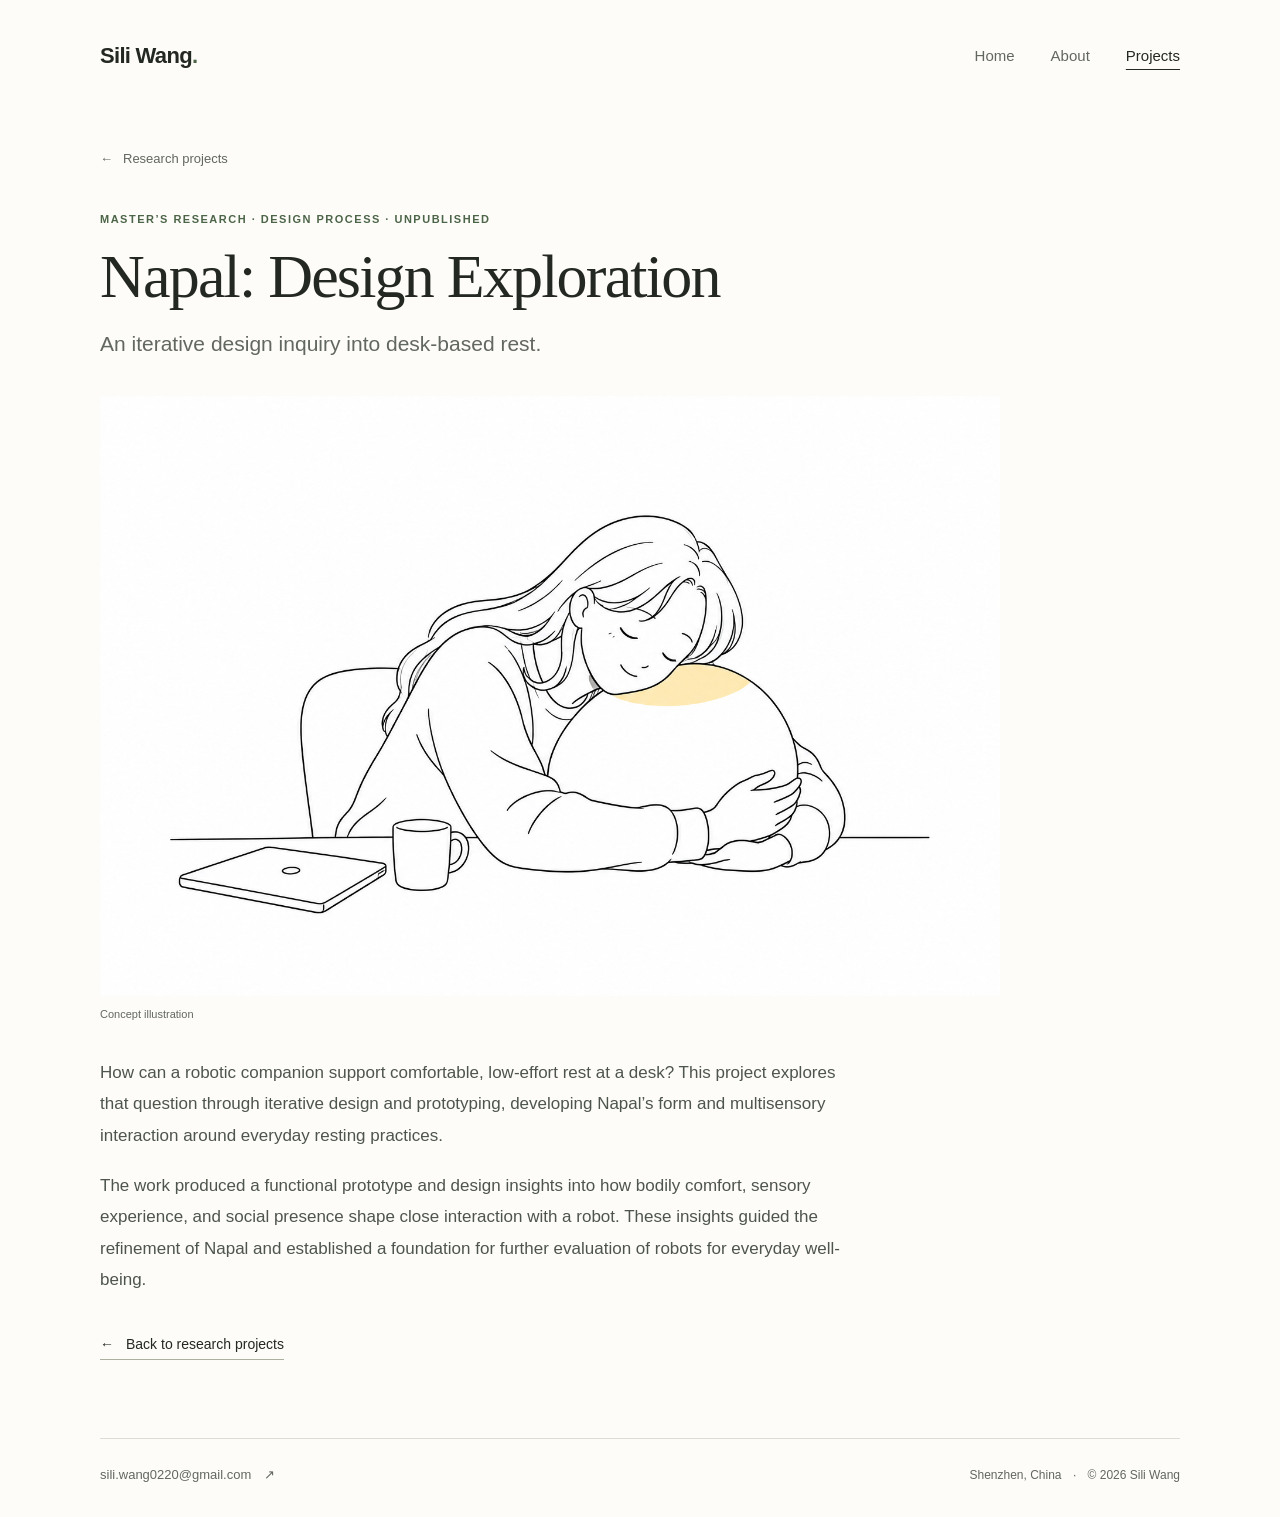
<file: napal.html>
<!doctype html>
<html lang="en">
<head>
  <meta charset="utf-8">
  <meta name="viewport" content="width=device-width, initial-scale=1">
  <meta name="color-scheme" content="light">
  <meta name="description" content="An iterative design inquiry into desk-based rest. Unpublished master’s research by Sili Wang.">
  <title>Napal: Design Exploration — Sili Wang</title>
  <link rel="icon" href="assets/favicon.svg" type="image/svg+xml">
  <link rel="stylesheet" href="styles.css?v=20261108-napal">
</head>
<body class="course-page">
  <a class="skip-link" href="#main">Skip to content</a>
  <header class="site-header wrap">
    <a class="wordmark" href="index.html" aria-label="Sili Wang home">Sili Wang<span class="wordmark-dot" aria-hidden="true">.</span></a>
    <nav aria-label="Main navigation">
      <a href="index.html">Home</a>
      <a href="about.html">About</a>
      <a href="projects.html" aria-current="page">Projects</a>
    </nav>
  </header>

  <main id="main" class="wrap project-main">
    <a class="back-link" href="research-projects.html"><span aria-hidden="true">←</span> Research projects</a>
    <div class="project-heading">
      <p class="eyebrow">Master’s research · Design process · Unpublished</p>
      <h1>Napal: Design Exploration</h1>
      <p class="project-subtitle">An iterative design inquiry into desk-based rest.</p>
    </div>

    <figure class="project-hero">
      <img src="assets/napal-concept.png" alt="Concept illustration of a person pausing at a desk with a softly shaped companion." width="1536" height="1024" fetchpriority="high">
      <figcaption>Concept illustration</figcaption>
    </figure>

    <div class="project-description">
      <p>How can a robotic companion support comfortable, low-effort rest at a desk? This project explores that question through iterative design and prototyping, developing Napal’s form and multisensory interaction around everyday resting practices.</p>
      <p>The work produced a functional prototype and design insights into how bodily comfort, sensory experience, and social presence shape close interaction with a robot. These insights guided the refinement of Napal and established a foundation for further evaluation of robots for everyday well-being.</p>
    </div>
    <div class="project-end">
      <a class="action-link" href="research-projects.html"><span aria-hidden="true">←</span> Back to research projects</a>
    </div>
  </main>

  <footer class="site-footer wrap">
    <a class="email-link" href="mailto:sili.wang0220@gmail.com">sili.wang0220@gmail.com <span aria-hidden="true">↗</span></a>
    <p>Shenzhen, China <span class="footer-separator" aria-hidden="true">·</span> © 2026 Sili Wang</p>
  </footer>
</body>
</html>
</file>
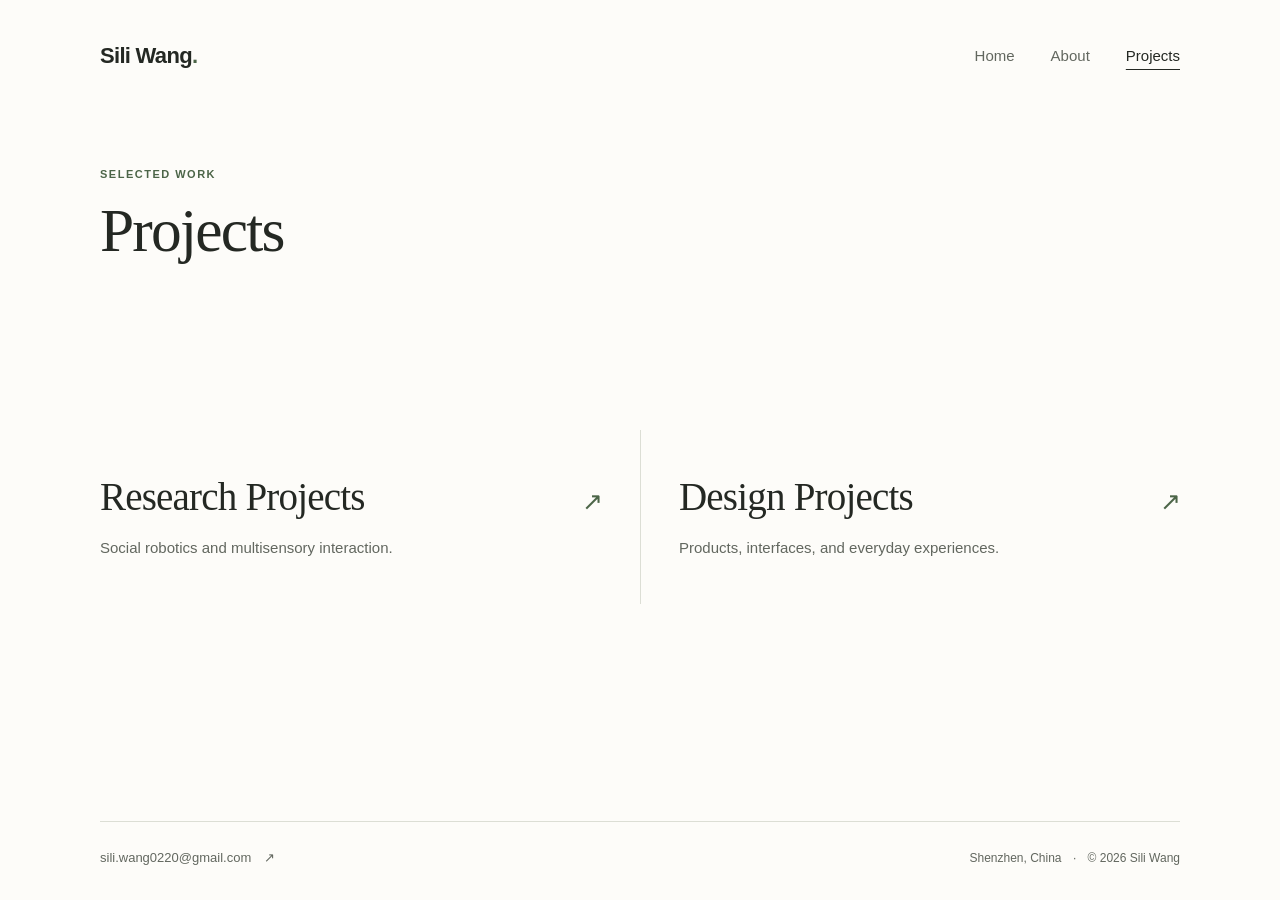
<file: projects.html>
<!doctype html>
<html lang="en">
<head>
  <meta charset="utf-8">
  <meta name="viewport" content="width=device-width, initial-scale=1">
  <meta name="color-scheme" content="light">
  <meta name="description" content="Explore Sili Wang’s research and design projects.">
  <title>Projects — Sili Wang</title>
  <link rel="icon" href="assets/favicon.svg" type="image/svg+xml">
  <link rel="stylesheet" href="styles.css?v=20261108-projects-text">
</head>
<body class="projects-page project-gateway-page">
  <a class="skip-link" href="#main">Skip to content</a>
  <header class="site-header wrap">
    <a class="wordmark" href="index.html" aria-label="Sili Wang home">Sili Wang<span class="wordmark-dot" aria-hidden="true">.</span></a>
    <nav aria-label="Main navigation">
      <a href="index.html">Home</a>
      <a href="about.html">About</a>
      <a href="projects.html" aria-current="page">Projects</a>
    </nav>
  </header>

  <main id="main" class="wrap projects-main project-gateway-main">
    <div class="page-heading">
      <p class="eyebrow">Selected work</p>
      <h1>Projects</h1>
    </div>
    <div class="project-paths">
      <a class="project-path" href="research-projects.html">
        <h2 class="project-path-title">Research Projects <span class="project-path-arrow" aria-hidden="true">↗</span></h2>
        <p class="project-path-description">Social robotics and multisensory interaction.</p>
      </a>
      <a class="project-path" href="design-projects.html">
        <h2 class="project-path-title">Design Projects <span class="project-path-arrow" aria-hidden="true">↗</span></h2>
        <p class="project-path-description">Products, interfaces, and everyday experiences.</p>
      </a>
    </div>
  </main>

  <footer class="site-footer wrap">
    <a class="email-link" href="mailto:sili.wang0220@gmail.com">sili.wang0220@gmail.com <span aria-hidden="true">↗</span></a>
    <p>Shenzhen, China <span class="footer-separator" aria-hidden="true">·</span> © 2026 Sili Wang</p>
  </footer>
</body>
</html>
</file>
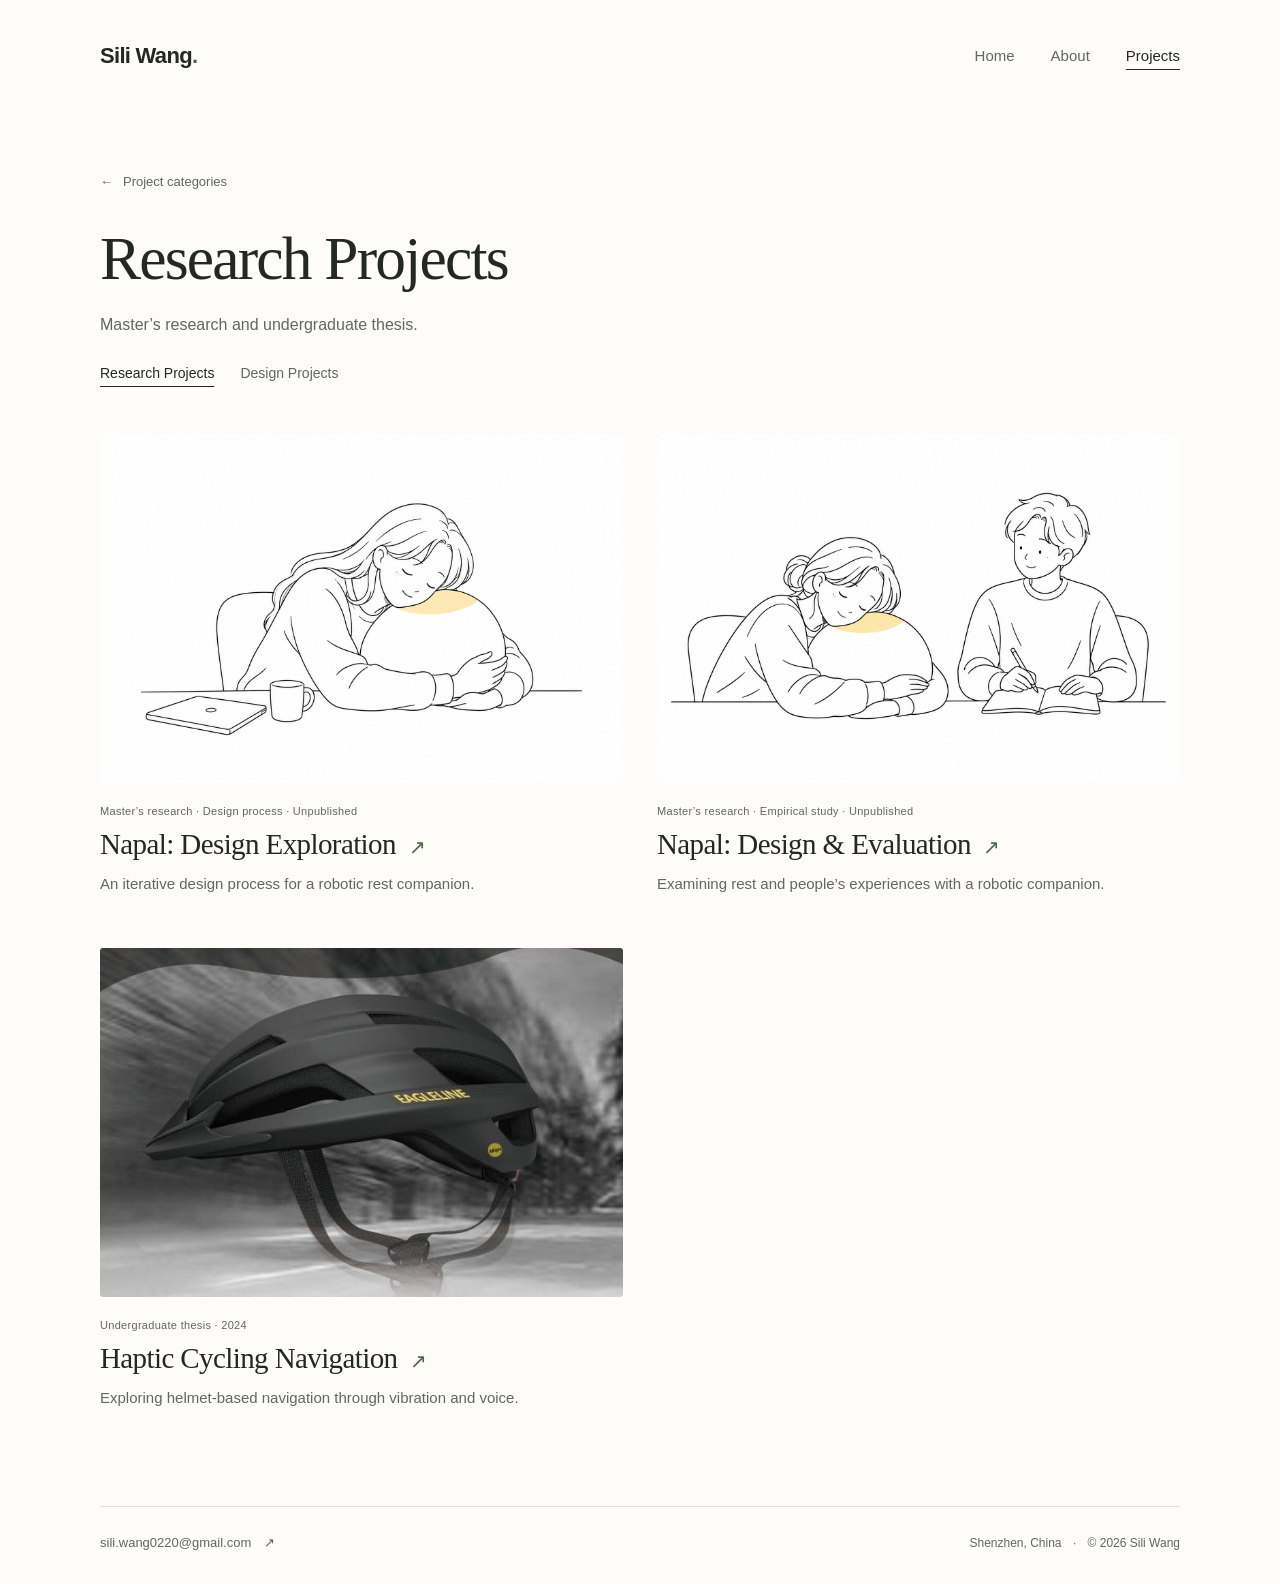
<file: research-projects.html>
<!doctype html>
<html lang="en">
<head>
  <meta charset="utf-8">
  <meta name="viewport" content="width=device-width, initial-scale=1">
  <meta name="color-scheme" content="light">
  <meta name="description" content="Research Projects by Sili Wang. Master’s research and undergraduate thesis.">
  <title>Research Projects — Sili Wang</title>
  <link rel="icon" href="assets/favicon.svg" type="image/svg+xml">
  <link rel="stylesheet" href="styles.css?v=20261108-projects">
</head>
<body class="projects-page">
  <a class="skip-link" href="#main">Skip to content</a>
  <header class="site-header wrap">
    <a class="wordmark" href="index.html" aria-label="Sili Wang home">Sili Wang<span class="wordmark-dot" aria-hidden="true">.</span></a>
    <nav aria-label="Main navigation">
      <a href="index.html">Home</a>
      <a href="about.html">About</a>
      <a href="projects.html" aria-current="page">Projects</a>
    </nav>
  </header>

  <main id="main" class="wrap projects-main project-list-main">
    <a class="back-link" href="projects.html"><span aria-hidden="true">←</span> Project categories</a>
    <div class="page-heading project-list-heading">
      <h1>Research Projects</h1>
      <p class="project-list-description">Master’s research and undergraduate thesis.</p>
      <nav class="project-section-nav" aria-label="Project categories">
        <a href="research-projects.html" aria-current="page">Research Projects</a>
        <a href="design-projects.html">Design Projects</a>
      </nav>
    </div>
    <section class="projects-grid " aria-label="Research Projects">
      <article class="project-card">
        <a class="project-image-link" href="napal.html" aria-label="View Napal: Design Exploration">
          <img src="assets/napal-concept.png" alt="Concept illustration of a person pausing at a desk with a softly shaped companion." width="1536" height="1024" loading="lazy">
        </a>
        <p class="project-category">Master’s research · Design process · Unpublished</p>
        <h2><a class="project-title-link" href="napal.html">Napal: Design Exploration <span aria-hidden="true">↗</span></a></h2>
        <p class="project-summary">An iterative design process for a robotic rest companion.</p>
      </article>
      <article class="project-card">
        <a class="project-image-link" href="napal-evaluation.html" aria-label="View Napal: Design &amp; Evaluation">
          <img src="assets/napal-evaluation-concept.png" alt="Concept illustration of a person resting with a companion while a researcher takes notes." width="1536" height="1024" loading="lazy">
        </a>
        <p class="project-category">Master’s research · Empirical study · Unpublished</p>
        <h2><a class="project-title-link" href="napal-evaluation.html">Napal: Design &amp; Evaluation <span aria-hidden="true">↗</span></a></h2>
        <p class="project-summary">Examining rest and people’s experiences with a robotic companion.</p>
      </article>
<article class="project-card">
          <a class="project-image-link" href="cycling-navigation.html" aria-label="View the Haptic Cycling Navigation project">
            <img src="assets/cycling-cover.jpg" alt="Rendering of the black cycling helmet against a road background." width="668" height="414" loading="lazy">
          </a>
          <p class="project-category">Undergraduate thesis · 2024</p>
          <h2><a class="project-title-link" href="cycling-navigation.html">Haptic Cycling Navigation <span aria-hidden="true">↗</span></a></h2>
          <p class="project-summary">Exploring helmet-based navigation through vibration and voice.</p>
        </article>
    </section>
  </main>

  <footer class="site-footer wrap">
    <a class="email-link" href="mailto:sili.wang0220@gmail.com">sili.wang0220@gmail.com <span aria-hidden="true">↗</span></a>
    <p>Shenzhen, China <span class="footer-separator" aria-hidden="true">·</span> © 2026 Sili Wang</p>
  </footer>
</body>
</html>
</file>
<file: styles.css>
:root {
  --paper: #fdfcf9;
  --ink: #242823;
  --muted: #62675f;
  --accent: #4c6548;
  --line: #dcded5;
  --serif: Georgia, "Times New Roman", serif;
  --sans: "Segoe UI", -apple-system, BlinkMacSystemFont, "Helvetica Neue", Arial, sans-serif;
}

* { box-sizing: border-box; }
html { scroll-behavior: smooth; }
body { margin: 0; background: var(--paper); color: var(--ink); font: 17px/1.75 var(--sans); -webkit-font-smoothing: antialiased; }
body.home-page, body.projects-page { min-height: 100svh; display: flex; flex-direction: column; }
a { color: inherit; text-underline-offset: 5px; text-decoration-thickness: 1px; }
a:hover { color: var(--accent); }
a:focus-visible { outline: 2px solid var(--accent); outline-offset: 6px; border-radius: 1px; }
::selection { background: #dce4d4; }
.wrap { width: min(1080px, calc(100% - 112px)); margin-inline: auto; }
.skip-link { position: absolute; z-index: 2; top: 12px; left: 16px; padding: 8px 16px; background: var(--ink); color: white; transform: translateY(-180%); }
.skip-link:focus { transform: none; }
.site-header { display: flex; align-items: center; justify-content: space-between; min-height: 112px; }
.wordmark { font-size: 22px; font-weight: 600; letter-spacing: -.7px; text-decoration: none; }
.wordmark-dot { color: var(--accent); }
nav { display: flex; align-items: center; gap: 36px; }
nav a { font-size: 15px; text-decoration: none; color: var(--muted); padding: 9px 0; }
nav a[aria-current="page"] { color: var(--ink); text-decoration: underline; text-underline-offset: 8px; }
.home-main { flex: 1; display: flex; align-items: center; padding-block: 50px 78px; }
.home-layout { width: 100%; display: grid; grid-template-columns: minmax(0, .88fr) minmax(0, 1.12fr); align-items: center; gap: 82px; }
.portrait { margin: 0; }
.portrait img { display: block; width: 100%; height: auto; aspect-ratio: 1 / 1.08; object-fit: cover; object-position: center; border-radius: 3px; }
.eyebrow { margin: 0 0 20px; font-size: 11px; line-height: 1.6; letter-spacing: 1.5px; font-weight: 600; text-transform: uppercase; color: var(--accent); }
h1 { font: 400 clamp(44px, 4.8vw, 62px)/1.12 var(--serif); letter-spacing: -1.8px; margin: 0 0 28px; }
.intro-lead { margin: 0 0 20px; font-size: 19px; line-height: 1.7; }
.inline-link { text-decoration-color: #a0aa95; }
.intro-body { margin: 0; color: var(--muted); line-height: 1.8; }
strong { color: var(--ink); font-weight: 500; }
.text-links { display: flex; flex-wrap: wrap; gap: 16px 30px; margin-top: 31px; }
.action-link { display: inline-flex; align-items: center; gap: 12px; font-size: 14px; font-weight: 500; text-decoration: none; padding-block: 3px; border-bottom: 1px solid #aab29f; }
.action-link:hover { border-bottom-color: var(--accent); }
.site-footer { padding-block: 25px 30px; border-top: 1px solid var(--line); display: flex; align-items: center; justify-content: space-between; gap: 20px; font-size: 12px; color: var(--muted); }
.site-footer p { margin: 0; }
.email-link { text-decoration: none; font-size: 13px; }
.email-link span { display: inline-block; padding-left: 9px; }
.footer-separator { padding-inline: 8px; }
.about-main { padding-top: 60px; padding-bottom: 86px; }
.about-heading { margin-bottom: 49px; }
.about-heading h1 { max-width: 840px; font-size: clamp(38px, 4.7vw, 56px); line-height: 1.16; letter-spacing: -1.5px; margin: 0; }
.about-body { max-width: 800px; }
.about-introduction p { margin: 0 0 22px; font-size: 18px; line-height: 1.8; color: var(--ink); }
.about-introduction a,
.about-introduction a:visited,
.about-introduction a:hover { color: var(--muted); text-decoration: none; }
.about-section { margin-top: 39px; padding-top: 28px; border-top: 1px solid var(--line); }
h2 { font-size: 18px; line-height: 1.4; font-weight: 600; letter-spacing: -.2px; margin: 0 0 22px; }
.interest-list { list-style: none; padding: 0; margin: 0; display: flex; flex-wrap: wrap; gap: 8px 28px; font-size: 16px; color: var(--muted); }
.interest-list li { display: flex; align-items: center; gap: 10px; }
.interest-list li::before { content: ""; width: 4px; height: 4px; border-radius: 50%; background: var(--accent); }
.education-entry + .education-entry { margin-top: 26px; }
.entry-heading { display: flex; justify-content: space-between; align-items: baseline; gap: 16px; }
h3 { margin: 0; font-size: 16px; line-height: 1.6; font-weight: 600; }
.education-entry p { margin: 3px 0 0; font-size: 15px; }
.education-entry .entry-date { white-space: nowrap; font-size: 13px; color: var(--muted); }
.education-entry .entry-note { color: var(--muted); font-size: 13px; }
.about-section > p { margin: 0; color: var(--muted); }
.about-section > .personal-note { margin-top: 17px; }
.about-end { margin-top: 34px; display: flex; flex-wrap: wrap; gap: 18px 32px; }
.projects-main { flex: 1; padding-block: 54px 95px; }
.page-heading { margin-bottom: 43px; }
.page-heading .eyebrow { margin-bottom: 12px; }
.page-heading h1 { margin-bottom: 0; }
.project-gateway-main { display: flex; flex-direction: column; }
.project-paths { display: grid; grid-template-columns: repeat(2, minmax(0, 1fr)); margin-block: auto; padding-block: 38px; }
.project-path { display: flex; flex-direction: column; justify-content: center; min-width: 0; min-height: 174px; padding: 26px 38px 26px 0; text-decoration: none; }
.project-path + .project-path { padding: 26px 0 26px 38px; border-left: 1px solid var(--line); }
.project-path-title { display: flex; align-items: baseline; justify-content: space-between; gap: 16px; margin: 0; font: 400 clamp(28px, 3.1vw, 39px)/1.25 var(--serif); letter-spacing: -.8px; }
.project-path-arrow { flex: none; font: 400 25px/1 var(--sans); color: var(--accent); }
.project-path-description { margin: 14px 0 0; color: var(--muted); font-size: 15px; line-height: 1.7; }
.project-list-heading { margin-top: 28px; }
.project-list-description { margin: 18px 0 22px; color: var(--muted); font-size: 16px; }
.project-section-nav { gap: 26px; flex-wrap: wrap; }
.project-section-nav a { padding-block: 0 6px; font-size: 14px; }
.project-group + .project-group { margin-top: 64px; }
.project-group-title { margin: 0 0 25px; font-size: 18px; font-weight: 600; }
.projects-grid { display: grid; grid-template-columns: repeat(2, minmax(0, 1fr)); gap: 52px 34px; }
.project-image-link { display: block; border-radius: 3px; }
.project-image-link img { display: block; width: 100%; height: auto; aspect-ratio: 3 / 2; object-fit: cover; border-radius: 3px; }
.design-projects .project-image-link img { object-fit: contain; }
.project-category { margin: 19px 0 5px; font-size: 11px; letter-spacing: .3px; color: var(--muted); }
.project-card h2,
.project-card h3 { font: 400 29px/1.3 var(--serif); letter-spacing: -.6px; margin: 0 0 8px; }
.project-title-link { text-decoration: none; }
.project-title-link span { font: 400 20px/1 var(--sans); margin-left: 6px; color: var(--accent); }
.project-title-link:hover { text-decoration: underline; }
.project-summary { color: var(--muted); font-size: 15px; line-height: 1.65; margin: 0; }
.project-main { padding-block: 31px 78px; }
.back-link { display: inline-flex; gap: 10px; align-items: center; font-size: 13px; text-decoration: none; color: var(--muted); }
.project-heading { margin-top: 38px; margin-bottom: 36px; }
.project-heading .eyebrow { margin-bottom: 14px; }
.project-heading h1 { margin-bottom: 15px; }
.project-subtitle { font-size: 21px; line-height: 1.6; color: var(--muted); margin: 0; }
.project-hero { margin: 0; max-width: 900px; }
.project-hero img { display: block; width: 100%; height: auto; border-radius: 3px; }
.project-hero figcaption { margin-top: 9px; font-size: 11px; color: var(--muted); }
.project-description { max-width: 760px; margin-top: 32px; }
.project-description p { margin: 0 0 19px; color: #4e554d; line-height: 1.85; }
.project-end { margin-top: 33px; }
.course-gallery { display: grid; grid-template-columns: repeat(2, minmax(0, 1fr)); gap: 24px; max-width: 900px; }
.course-gallery img { aspect-ratio: 3 / 2; object-fit: cover; }
.cycling-support { margin-top: 34px; }
.cycling-support img { aspect-ratio: 3 / 2; object-fit: contain; background: #f1f1ee; }
.course-page .project-heading h1 { font-size: clamp(36px, 5vw, 62px); }

@media (min-width: 1500px) {
  .home-main { flex-grow: 0; padding-block: 90px 122px; }
  .home-page .site-footer { margin-top: auto; }
}
@media (max-width: 1000px) {
  .wrap { width: calc(100% - 80px); }
  .home-layout { gap: 45px; }
  .home-main { padding-block: 40px 70px; }
  .intro-lead { font-size: 18px; }
  .intro-body { font-size: 16px; }
  .eyebrow { font-size: 10px; letter-spacing: 1.1px; }
}
@media (max-width: 720px) {
  .wrap { width: calc(100% - 48px); }
  .site-header { min-height: 86px; }
  .wordmark { font-size: 21px; }
  nav { gap: 21px; }
  nav a { font-size: 14px; }
  .home-main { padding-block: 24px 52px; }
  .home-layout { grid-template-columns: 1fr; gap: 35px; }
  .portrait { width: min(100%, 420px); }
  .portrait img { aspect-ratio: 1 / 1.02; }
  .home-intro { max-width: 540px; }
  .eyebrow { font-size: 10px; margin-bottom: 15px; }
  h1 { font-size: 48px; margin-bottom: 22px; }
  .intro-lead { font-size: 18px; margin-bottom: 17px; }
  .intro-body { font-size: 16px; }
  .text-links { margin-top: 25px; }
  .site-footer { align-items: flex-start; flex-direction: column; gap: 8px; padding-block: 23px 27px; }
  .about-main { padding-top: 32px; padding-bottom: 55px; }
  .about-heading { margin-bottom: 30px; }
  .about-heading h1 { font-size: clamp(31px, 7.5vw, 43px); letter-spacing: -.9px; line-height: 1.2; }
  .about-introduction p { font-size: 16px; }
  .about-section { margin-top: 31px; padding-top: 25px; }
  .entry-heading { display: block; }
  .entry-heading .entry-date { margin-top: 4px; }
  .education-entry > p { margin-top: 4px; }
  .interest-list { display: grid; gap: 8px; font-size: 15px; }
  .about-section > p { font-size: 16px; }
  .projects-main { padding-block: 28px 55px; }
  .page-heading { margin-bottom: 31px; }
  .project-paths { grid-template-columns: 1fr; margin-block: 0; padding-block: 14px 20px; }
  .project-path { min-height: 0; padding: 0 0 30px; }
  .project-path + .project-path { padding: 30px 0 0; border-left: 0; border-top: 1px solid var(--line); }
  .project-path-title { font-size: 32px; }
  .project-path-description { margin: 12px 0 0; font-size: 14px; }
  .project-list-heading h1 { font-size: clamp(37px, 8vw, 48px); }
  .projects-grid { grid-template-columns: 1fr; gap: 38px; }
  .project-group + .project-group { margin-top: 45px; }
  .project-group-title { font-size: 17px; margin-bottom: 22px; }
  .project-card h2,
  .project-card h3 { font-size: 28px; }
  .project-main { padding-block: 21px 54px; }
  .project-heading { margin-top: 28px; margin-bottom: 27px; }
  .project-heading h1 { font-size: 48px; }
  .project-subtitle { font-size: 18px; }
  .project-description { margin-top: 25px; }
  .project-description p { font-size: 16px; }
  .course-gallery { grid-template-columns: 1fr; gap: 22px; }
}
@media (max-width: 360px) {
  nav { gap: 14px; }
  nav a { font-size: 13px; }
  .wordmark { font-size: 20px; }
  .project-path-title { font-size: 28px; }
}
@media (prefers-reduced-motion: reduce) {
  html { scroll-behavior: auto; }
}
</file>
